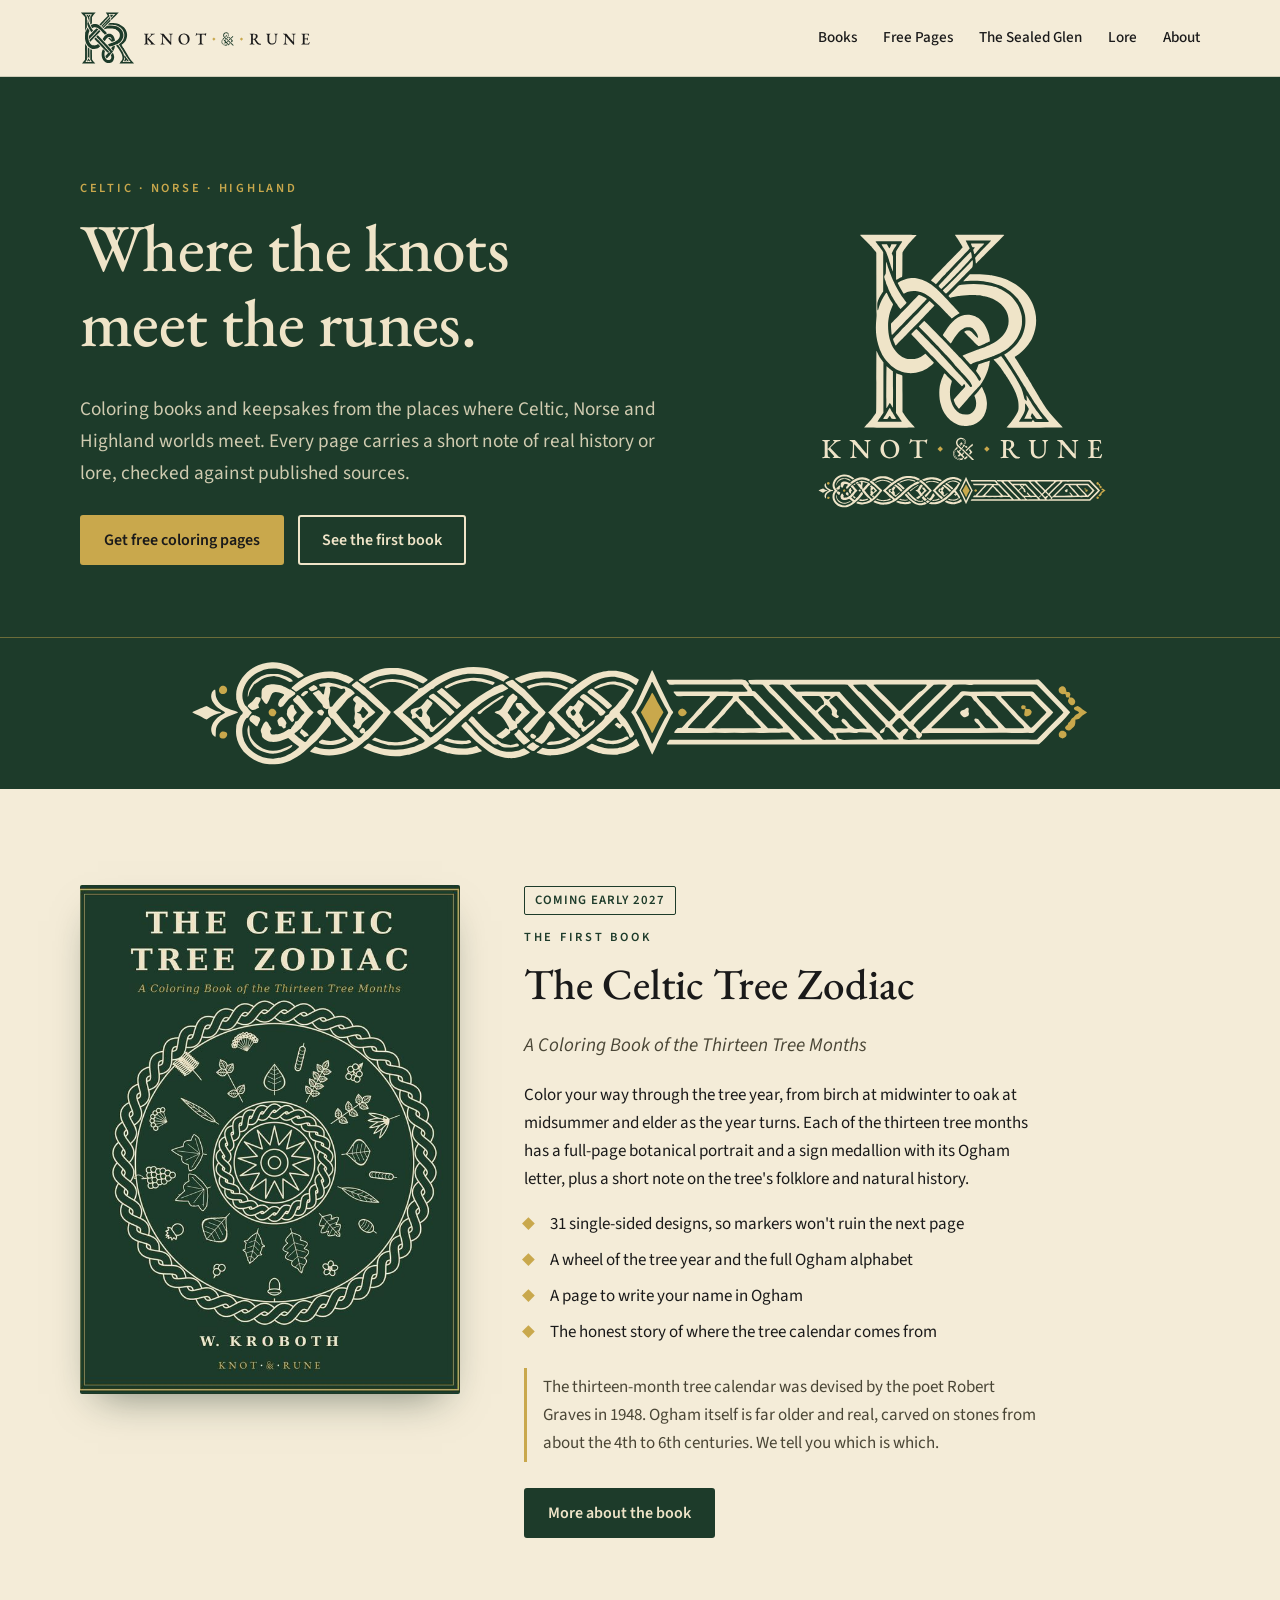
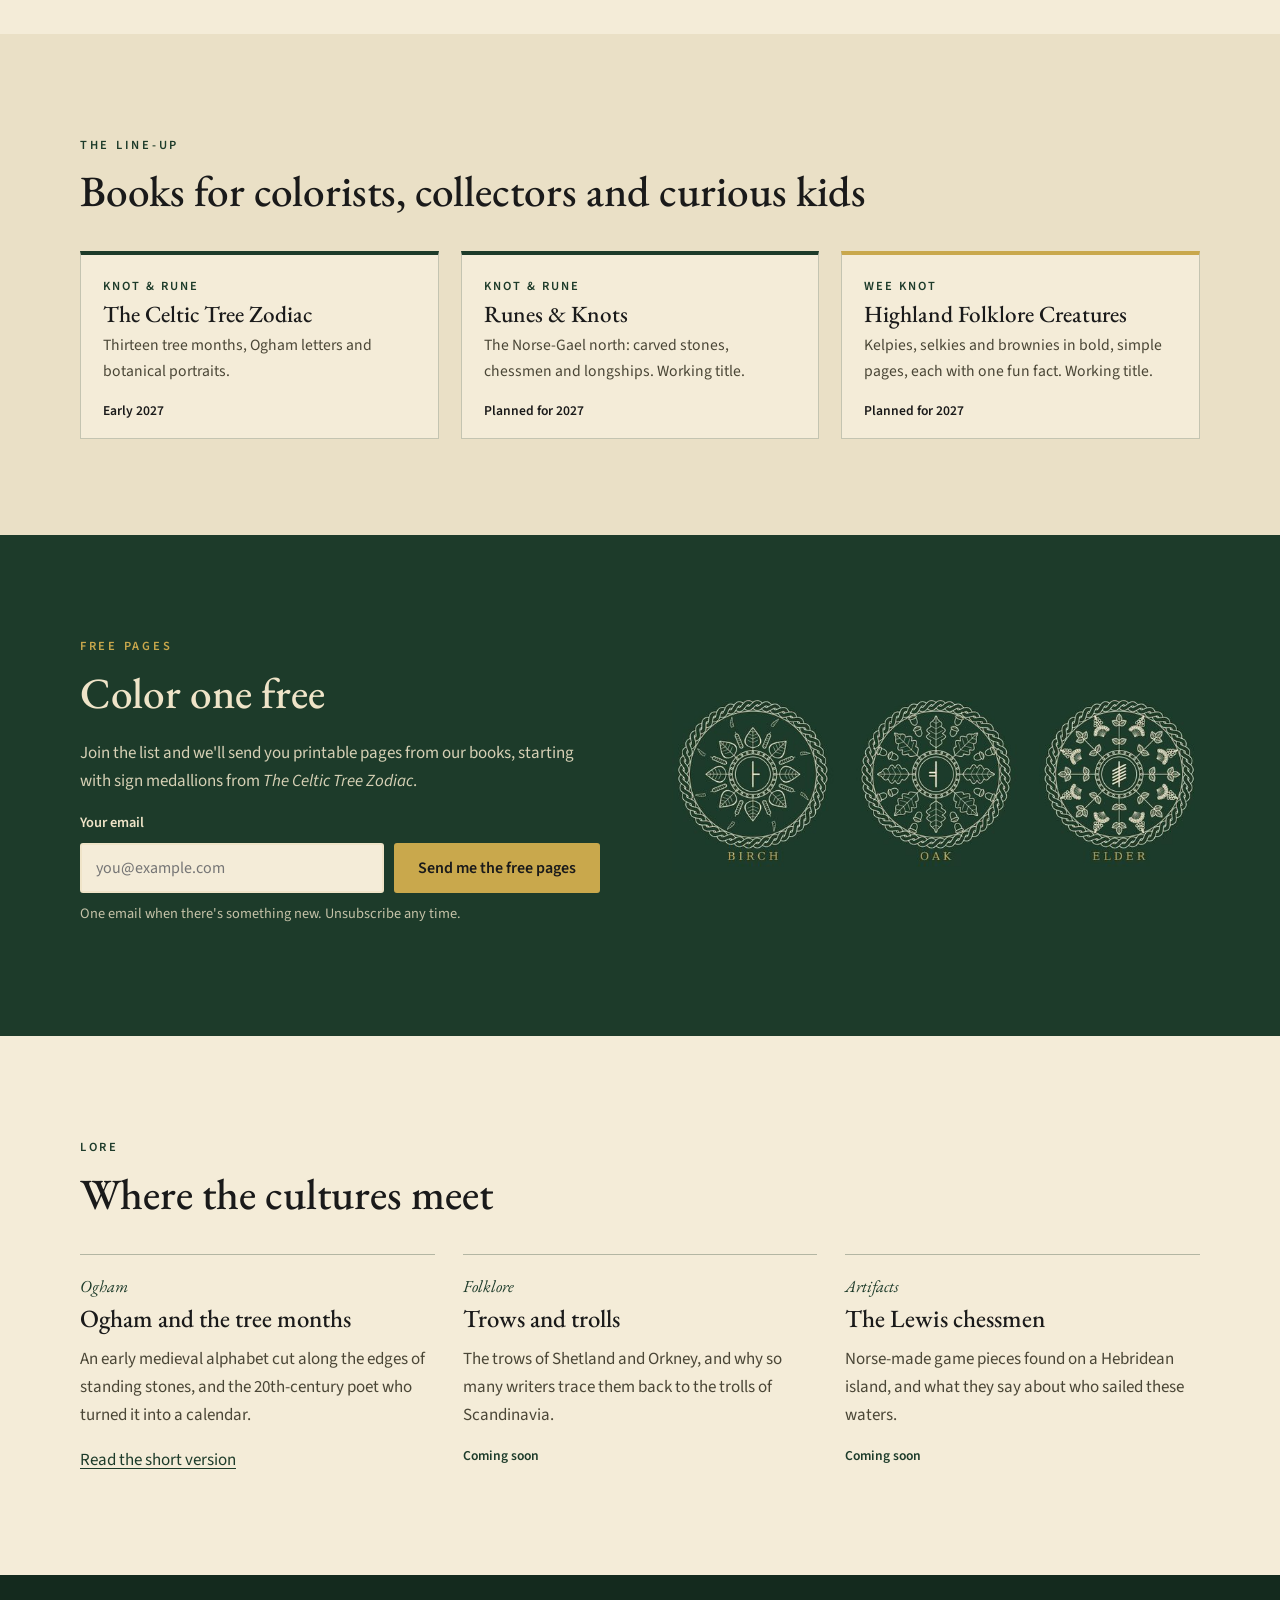
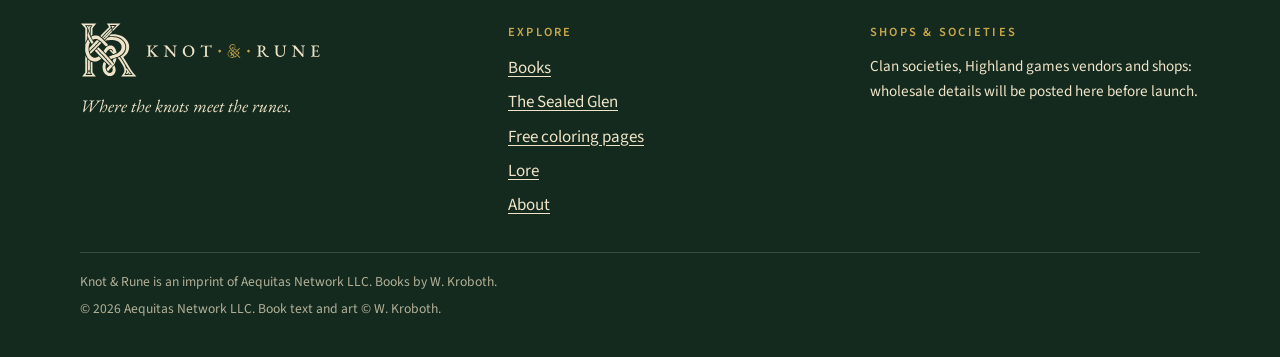
<file: index.html>
<!doctype html>
<html lang="en">
<head>
<meta charset="utf-8">
<meta name="viewport" content="width=device-width, initial-scale=1">
<title>Knot & Rune | Where the knots meet the runes</title>
<meta name="description" content="Coloring books and keepsakes from the places where Celtic, Norse and Highland worlds meet. Every page carries a short, sourced note of real history or lore.">
<meta property="og:title" content="Knot & Rune | Where the knots meet the runes">
<meta property="og:description" content="Coloring books and keepsakes from the places where Celtic, Norse and Highland worlds meet. Every page carries a short, sourced note of real history or lore.">
<meta property="og:type" content="website">
<meta property="og:image" content="https://www.knotandrune.com/assets/og-image.png">
<meta property="og:image:width" content="1200">
<meta property="og:image:height" content="630">
<meta property="og:image:alt" content="Knot &amp; Rune: Where the knots meet the runes">
<meta name="twitter:card" content="summary_large_image">
<link rel="canonical" href="https://www.knotandrune.com/">
<link rel="icon" href="favicon.ico" sizes="any">
<link rel="icon" href="assets/icon.svg" type="image/svg+xml">
<link rel="apple-touch-icon" href="assets/apple-touch-icon.png">
<meta name="theme-color" content="#1D3B2A">
<link rel="preconnect" href="https://fonts.googleapis.com"><link rel="preconnect" href="https://fonts.gstatic.com" crossorigin><link href="https://fonts.googleapis.com/css2?family=EB+Garamond:ital,wght@0,400;0,500;0,600;1,400&family=Source+Sans+3:wght@400;600&display=swap" rel="stylesheet">
<link rel="stylesheet" href="assets/styles.css">
</head>
<body>
<a class="skip" href="#main">Skip to content</a>
<header class="site-header">
  <div class="wrap">
    <a class="brand" href="index.html"><img src="assets/logo-horizontal.svg" alt="Knot &amp; Rune" width="230" height="44"></a>
    <button class="nav-toggle" aria-expanded="false" aria-controls="nav">Menu</button>
    <nav class="nav" id="nav"><a href="books.html">Books</a><a href="free-pages.html">Free Pages</a><a href="the-sealed-glen.html">The Sealed Glen</a><a href="lore.html">Lore</a><a href="about.html">About</a></nav>
  </div>
</header>
<main id="main">
<section class="hero on-dark">
  <div class="wrap hero-grid">
    <div>
      <span class="label">Celtic &middot; Norse &middot; Highland</span>
      <h1 class="display-xl">Where the knots meet the runes.</h1>
      <p class="lead">Coloring books and keepsakes from the places where Celtic, Norse and Highland worlds meet. Every page carries a short note of real history or lore, checked against published sources.</p>
      <div class="actions">
        <a class="btn" href="free-pages.html">Get free coloring pages</a>
        <a class="btn secondary" href="books.html">See the first book</a>
      </div>
    </div>
    <img class="hero-mark" src="assets/logo-full-reversed.svg" alt="Knot &amp; Rune logo: an interlaced K and R knot above the name and a knotwork knife" width="420" height="324">
  </div>
  <div class="hero-band">
    <div class="wrap"><img src="assets/band-reversed.svg" alt="" width="900" height="108"></div>
  </div>
</section>

<section class="section">
  <div class="wrap book-grid">
    <img class="book-cover" src="images/celtic-tree-zodiac-cover.jpg" alt="Cover of The Celtic Tree Zodiac: a knotwork ring of tree leaves and seeds in cream on deep green, by W. Kroboth" width="380" height="508">
    <div>
      <span class="status soon">Coming early 2027</span>
      <span class="label" style="display:block">The first book</span>
      <h2 class="display">The Celtic Tree Zodiac</h2>
      <p class="lead"><em>A Coloring Book of the Thirteen Tree Months</em></p>
      <p>Color your way through the tree year, from birch at midwinter to oak at midsummer and elder as the year turns. Each of the thirteen tree months has a full-page botanical portrait and a sign medallion with its Ogham letter, plus a short note on the tree's folklore and natural history.</p>
      <ul class="ticks">
        <li>31 single-sided designs, so markers won't ruin the next page</li>
        <li>A wheel of the tree year and the full Ogham alphabet</li>
        <li>A page to write your name in Ogham</li>
        <li>The honest story of where the tree calendar comes from</li>
      </ul>
      <p class="note">The thirteen-month tree calendar was devised by the poet Robert Graves in 1948. Ogham itself is far older and real, carved on stones from about the 4th to 6th centuries. We tell you which is which.</p>
      <div class="actions"><a class="btn" href="books.html">More about the book</a></div>
    </div>
  </div>
</section>

<section class="section alt">
  <div class="wrap">
    <div class="section-head">
      <span class="label">The line-up</span>
      <h2 class="display">Books for colorists, collectors and curious kids</h2>
    </div>
    <div class="lineup">
      <div class="title-card"><span class="line">Knot &amp; Rune</span><h3>The Celtic Tree Zodiac</h3><p>Thirteen tree months, Ogham letters and botanical portraits.</p><span class="when">Early 2027</span></div>
      <div class="title-card"><span class="line">Knot &amp; Rune</span><h3>Runes &amp; Knots</h3><p>The Norse-Gael north: carved stones, chessmen and longships. Working title.</p><span class="when">Planned for 2027</span></div>
      <div class="title-card kids"><span class="line">Wee Knot</span><h3>Highland Folklore Creatures</h3><p>Kelpies, selkies and brownies in bold, simple pages, each with one fun fact. Working title.</p><span class="when">Planned for 2027</span></div>
    </div>
  </div>
</section>

<section class="section signup on-dark" id="free">
  <div class="wrap signup-grid">
    <div>
      <span class="label" style="color:var(--gold)">Free pages</span>
      <h2 class="display">Color one free</h2>
      <p>Join the list and we'll send you printable pages from our books, starting with sign medallions from <em>The Celtic Tree Zodiac</em>.</p>
      <form class="signup-form" id="signup-index" action="https://docs.google.com/forms/d/e/1FAIpQLScdY_EC4-Mk2mtf2GYNGiBjrJjCQNTS5kVH1RhaqPq5ZFfNpQ/formResponse" method="POST" target="sink-signup-index" data-thanks="Thank you. Your free pages are on their way." novalidate>
  <div class="fields" style="display:contents">
    <label for="signup-index-email">Your email</label>
    <input type="email" id="signup-index-email" name="entry.1439010666" autocomplete="email" required placeholder="you@example.com">
    <button class="btn" type="submit">Send me the free pages</button>
  </div>
  <p class="form-msg" role="status" hidden></p>
</form><iframe name="sink-signup-index" title="Sign-up submission" hidden></iframe>
<p class="caption" style="color:inherit;opacity:.8;margin-top:.6rem">One email when there's something new. Unsubscribe any time.</p>
    </div>
    <img src="images/celtic-tree-zodiac-medallions.jpg" alt="Three knotwork sign medallions for birch, oak and elder, each with its Ogham letter" width="760" height="248">
  </div>
</section>

<section class="section">
  <div class="wrap">
    <div class="section-head">
      <span class="label">Lore</span>
      <h2 class="display">Where the cultures meet</h2>
    </div>
    <div class="lore-grid">
      <div class="lore"><p class="kicker">Ogham</p><h3>Ogham and the tree months</h3><p>An early medieval alphabet cut along the edges of standing stones, and the 20th-century poet who turned it into a calendar.</p><a href="lore.html#ogham">Read the short version</a></div>
      <div class="lore"><p class="kicker">Folklore</p><h3>Trows and trolls</h3><p>The trows of Shetland and Orkney, and why so many writers trace them back to the trolls of Scandinavia.</p><p class="soon">Coming soon</p></div>
      <div class="lore"><p class="kicker">Artifacts</p><h3>The Lewis chessmen</h3><p>Norse-made game pieces found on a Hebridean island, and what they say about who sailed these waters.</p><p class="soon">Coming soon</p></div>
    </div>
  </div>
</section>

</main>
<footer class="site-footer">
  <div class="wrap">
    <div class="footer-grid">
      <div>
        <img src="assets/logo-horizontal-reversed.svg" alt="Knot &amp; Rune" width="240" height="46">
        <p class="caption" style="color:inherit;margin-top:14px;font-style:italic;font-family:var(--display);font-size:1.1rem">Where the knots meet the runes.</p>
      </div>
      <div>
        <h4>Explore</h4>
        <ul><li><a href="books.html">Books</a></li><li><a href="the-sealed-glen.html">The Sealed Glen</a></li><li><a href="free-pages.html">Free coloring pages</a></li><li><a href="lore.html">Lore</a></li><li><a href="about.html">About</a></li></ul>
      </div>
      <div>
        <h4>Shops &amp; societies</h4>
        <p style="font-size:.95rem">Clan societies, Highland games vendors and shops: wholesale details will be posted here before launch.</p>
      </div>
    </div>
    <div class="legal">
      <p>Knot &amp; Rune is an imprint of Aequitas Network LLC. Books by W. Kroboth.</p>
      <p>&copy; 2026 Aequitas Network LLC. Book text and art &copy; W. Kroboth.</p>
    </div>
  </div>
</footer>
<script>
(function () {
  var t = document.querySelector('.nav-toggle'), n = document.getElementById('nav');
  if (t) t.addEventListener('click', function () { var o = n.classList.toggle('open'); t.setAttribute('aria-expanded', o); });
  document.querySelectorAll('form.signup-form').forEach(function (f) {
    f.addEventListener('submit', function (e) {
      var msg = f.querySelector('.form-msg'), email = f.querySelector('input[type="email"]');
      if (!email.value || !email.checkValidity()) { e.preventDefault(); msg.hidden = false; msg.textContent = 'Please enter a valid email address.'; email.focus(); return; }
      if (!f.getAttribute('action')) { e.preventDefault(); msg.hidden = false; msg.textContent = 'Sign-ups open soon. Please check back at launch.'; return; }
      setTimeout(function () { f.querySelector('.fields').hidden = true; msg.hidden = false; msg.textContent = f.dataset.thanks; }, 400);
    });
  });
})();
</script>
</body>
</html>
</file>
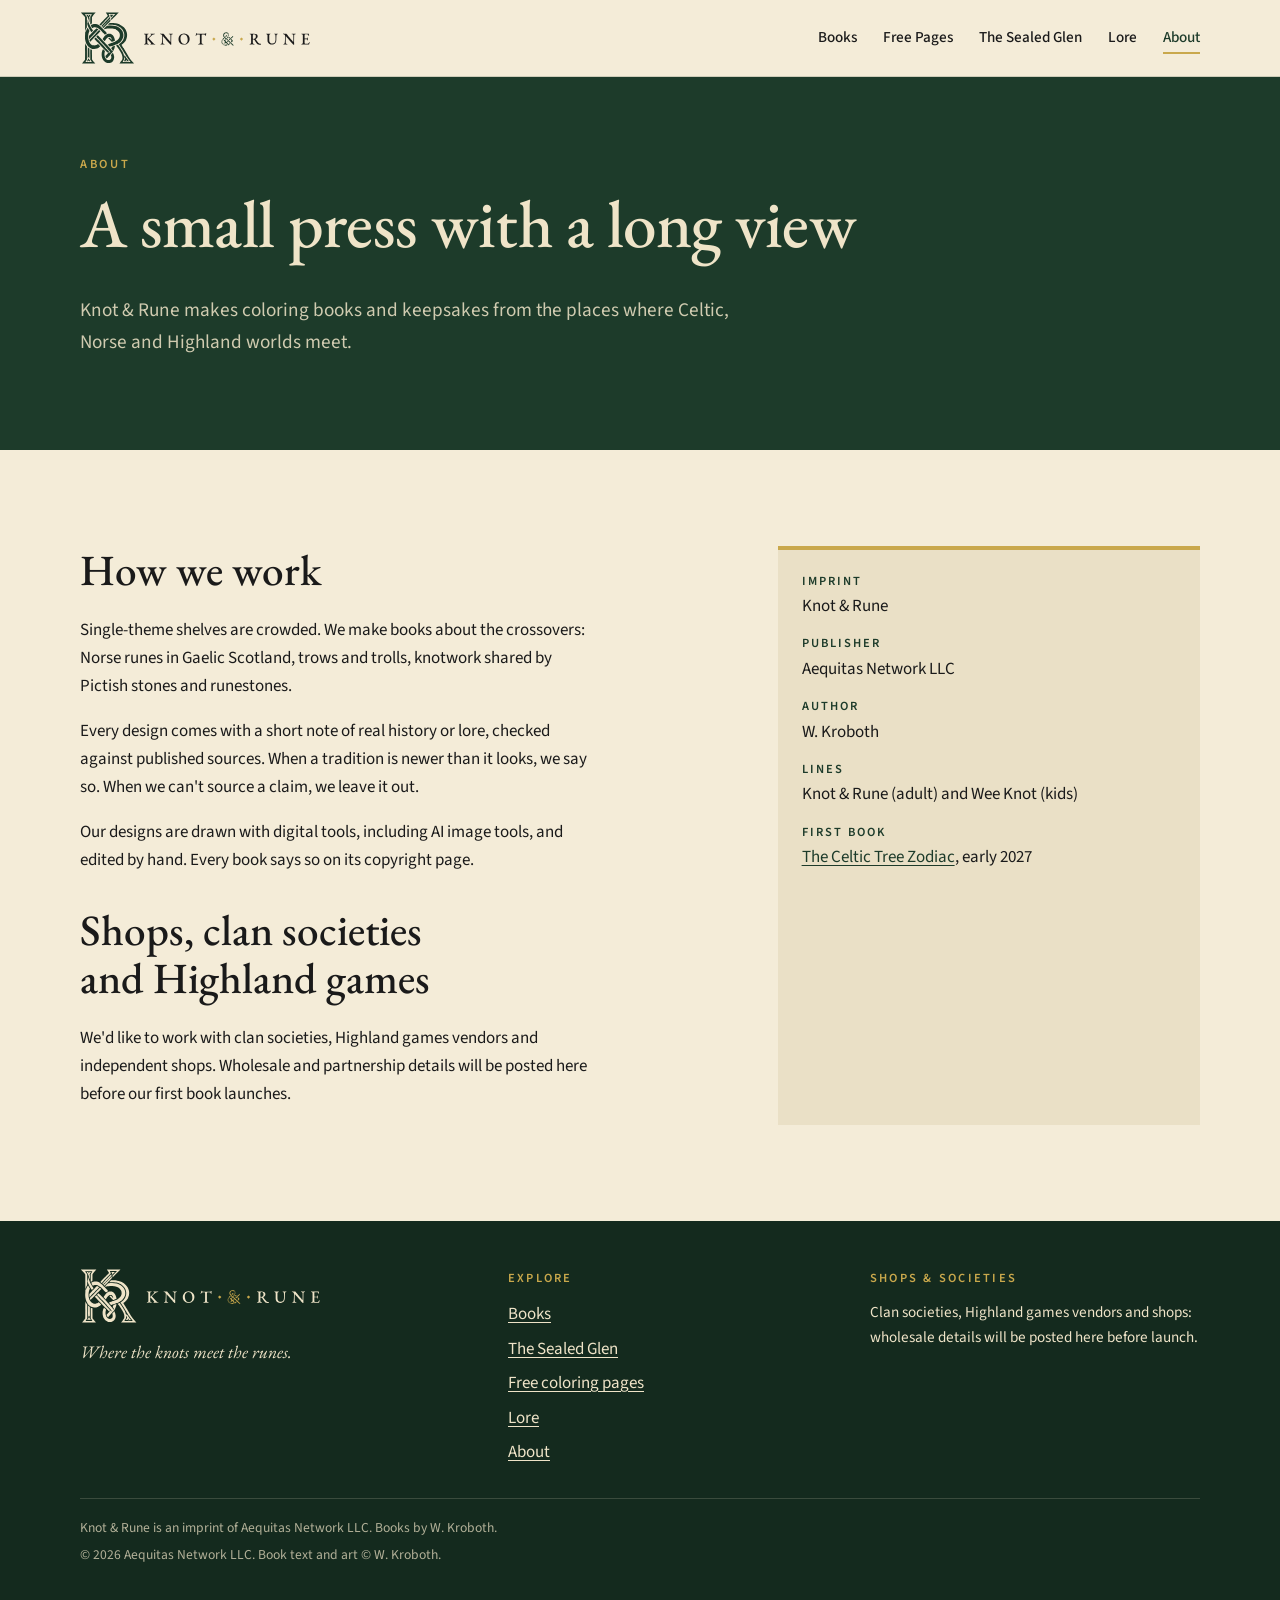
<file: about.html>
<!doctype html>
<html lang="en">
<head>
<meta charset="utf-8">
<meta name="viewport" content="width=device-width, initial-scale=1">
<title>About | Knot & Rune</title>
<meta name="description" content="Knot & Rune is a small publishing imprint of Aequitas Network LLC. Books by W. Kroboth.">
<meta property="og:title" content="About | Knot & Rune">
<meta property="og:description" content="Knot & Rune is a small publishing imprint of Aequitas Network LLC. Books by W. Kroboth.">
<meta property="og:type" content="website">
<meta property="og:image" content="https://www.knotandrune.com/assets/og-image.png">
<meta property="og:image:width" content="1200">
<meta property="og:image:height" content="630">
<meta property="og:image:alt" content="Knot &amp; Rune: Where the knots meet the runes">
<meta name="twitter:card" content="summary_large_image">
<link rel="canonical" href="https://www.knotandrune.com/about.html">
<link rel="icon" href="favicon.ico" sizes="any">
<link rel="icon" href="assets/icon.svg" type="image/svg+xml">
<link rel="apple-touch-icon" href="assets/apple-touch-icon.png">
<meta name="theme-color" content="#1D3B2A">
<link rel="preconnect" href="https://fonts.googleapis.com"><link rel="preconnect" href="https://fonts.gstatic.com" crossorigin><link href="https://fonts.googleapis.com/css2?family=EB+Garamond:ital,wght@0,400;0,500;0,600;1,400&family=Source+Sans+3:wght@400;600&display=swap" rel="stylesheet">
<link rel="stylesheet" href="assets/styles.css">
</head>
<body>
<a class="skip" href="#main">Skip to content</a>
<header class="site-header">
  <div class="wrap">
    <a class="brand" href="index.html"><img src="assets/logo-horizontal.svg" alt="Knot &amp; Rune" width="230" height="44"></a>
    <button class="nav-toggle" aria-expanded="false" aria-controls="nav">Menu</button>
    <nav class="nav" id="nav"><a href="books.html">Books</a><a href="free-pages.html">Free Pages</a><a href="the-sealed-glen.html">The Sealed Glen</a><a href="lore.html">Lore</a><a href="about.html" aria-current="page">About</a></nav>
  </div>
</header>
<main id="main">
<section class="page-head on-dark">
  <div class="wrap">
    <span class="label">About</span>
    <h1 class="display-xl">A small press with a long view</h1>
    <p class="lead">Knot &amp; Rune makes coloring books and keepsakes from the places where Celtic, Norse and Highland worlds meet.</p>
  </div>
</section>

<section class="section">
  <div class="wrap about-grid">
    <div>
      <h2 class="display">How we work</h2>
      <p>Single-theme shelves are crowded. We make books about the crossovers: Norse runes in Gaelic Scotland, trows and trolls, knotwork shared by Pictish stones and runestones.</p>
      <p>Every design comes with a short note of real history or lore, checked against published sources. When a tradition is newer than it looks, we say so. When we can't source a claim, we leave it out.</p>
      <p>Our designs are drawn with digital tools, including AI image tools, and edited by hand. Every book says so on its copyright page.</p>
      <h2 class="display" style="margin-top:2rem">Shops, clan societies and Highland games</h2>
      <p>We'd like to work with clan societies, Highland games vendors and independent shops. Wholesale and partnership details will be posted here before our first book launches.</p>
    </div>
    <aside class="facts">
      <dl>
        <div><dt>Imprint</dt><dd>Knot &amp; Rune</dd></div>
        <div><dt>Publisher</dt><dd>Aequitas Network LLC</dd></div>
        <div><dt>Author</dt><dd>W. Kroboth</dd></div>
        <div><dt>Lines</dt><dd>Knot &amp; Rune (adult) and Wee Knot (kids)</dd></div>
        <div><dt>First book</dt><dd><a href="books.html#celtic-tree-zodiac">The Celtic Tree Zodiac</a>, early 2027</dd></div>
      </dl>
    </aside>
  </div>
</section>

</main>
<footer class="site-footer">
  <div class="wrap">
    <div class="footer-grid">
      <div>
        <img src="assets/logo-horizontal-reversed.svg" alt="Knot &amp; Rune" width="240" height="46">
        <p class="caption" style="color:inherit;margin-top:14px;font-style:italic;font-family:var(--display);font-size:1.1rem">Where the knots meet the runes.</p>
      </div>
      <div>
        <h4>Explore</h4>
        <ul><li><a href="books.html">Books</a></li><li><a href="the-sealed-glen.html">The Sealed Glen</a></li><li><a href="free-pages.html">Free coloring pages</a></li><li><a href="lore.html">Lore</a></li><li><a href="about.html">About</a></li></ul>
      </div>
      <div>
        <h4>Shops &amp; societies</h4>
        <p style="font-size:.95rem">Clan societies, Highland games vendors and shops: wholesale details will be posted here before launch.</p>
      </div>
    </div>
    <div class="legal">
      <p>Knot &amp; Rune is an imprint of Aequitas Network LLC. Books by W. Kroboth.</p>
      <p>&copy; 2026 Aequitas Network LLC. Book text and art &copy; W. Kroboth.</p>
    </div>
  </div>
</footer>
<script>
(function () {
  var t = document.querySelector('.nav-toggle'), n = document.getElementById('nav');
  if (t) t.addEventListener('click', function () { var o = n.classList.toggle('open'); t.setAttribute('aria-expanded', o); });
  document.querySelectorAll('form.signup-form').forEach(function (f) {
    f.addEventListener('submit', function (e) {
      var msg = f.querySelector('.form-msg'), email = f.querySelector('input[type="email"]');
      if (!email.value || !email.checkValidity()) { e.preventDefault(); msg.hidden = false; msg.textContent = 'Please enter a valid email address.'; email.focus(); return; }
      if (!f.getAttribute('action')) { e.preventDefault(); msg.hidden = false; msg.textContent = 'Sign-ups open soon. Please check back at launch.'; return; }
      setTimeout(function () { f.querySelector('.fields').hidden = true; msg.hidden = false; msg.textContent = f.dataset.thanks; }, 400);
    });
  });
})();
</script>
</body>
</html>
</file>
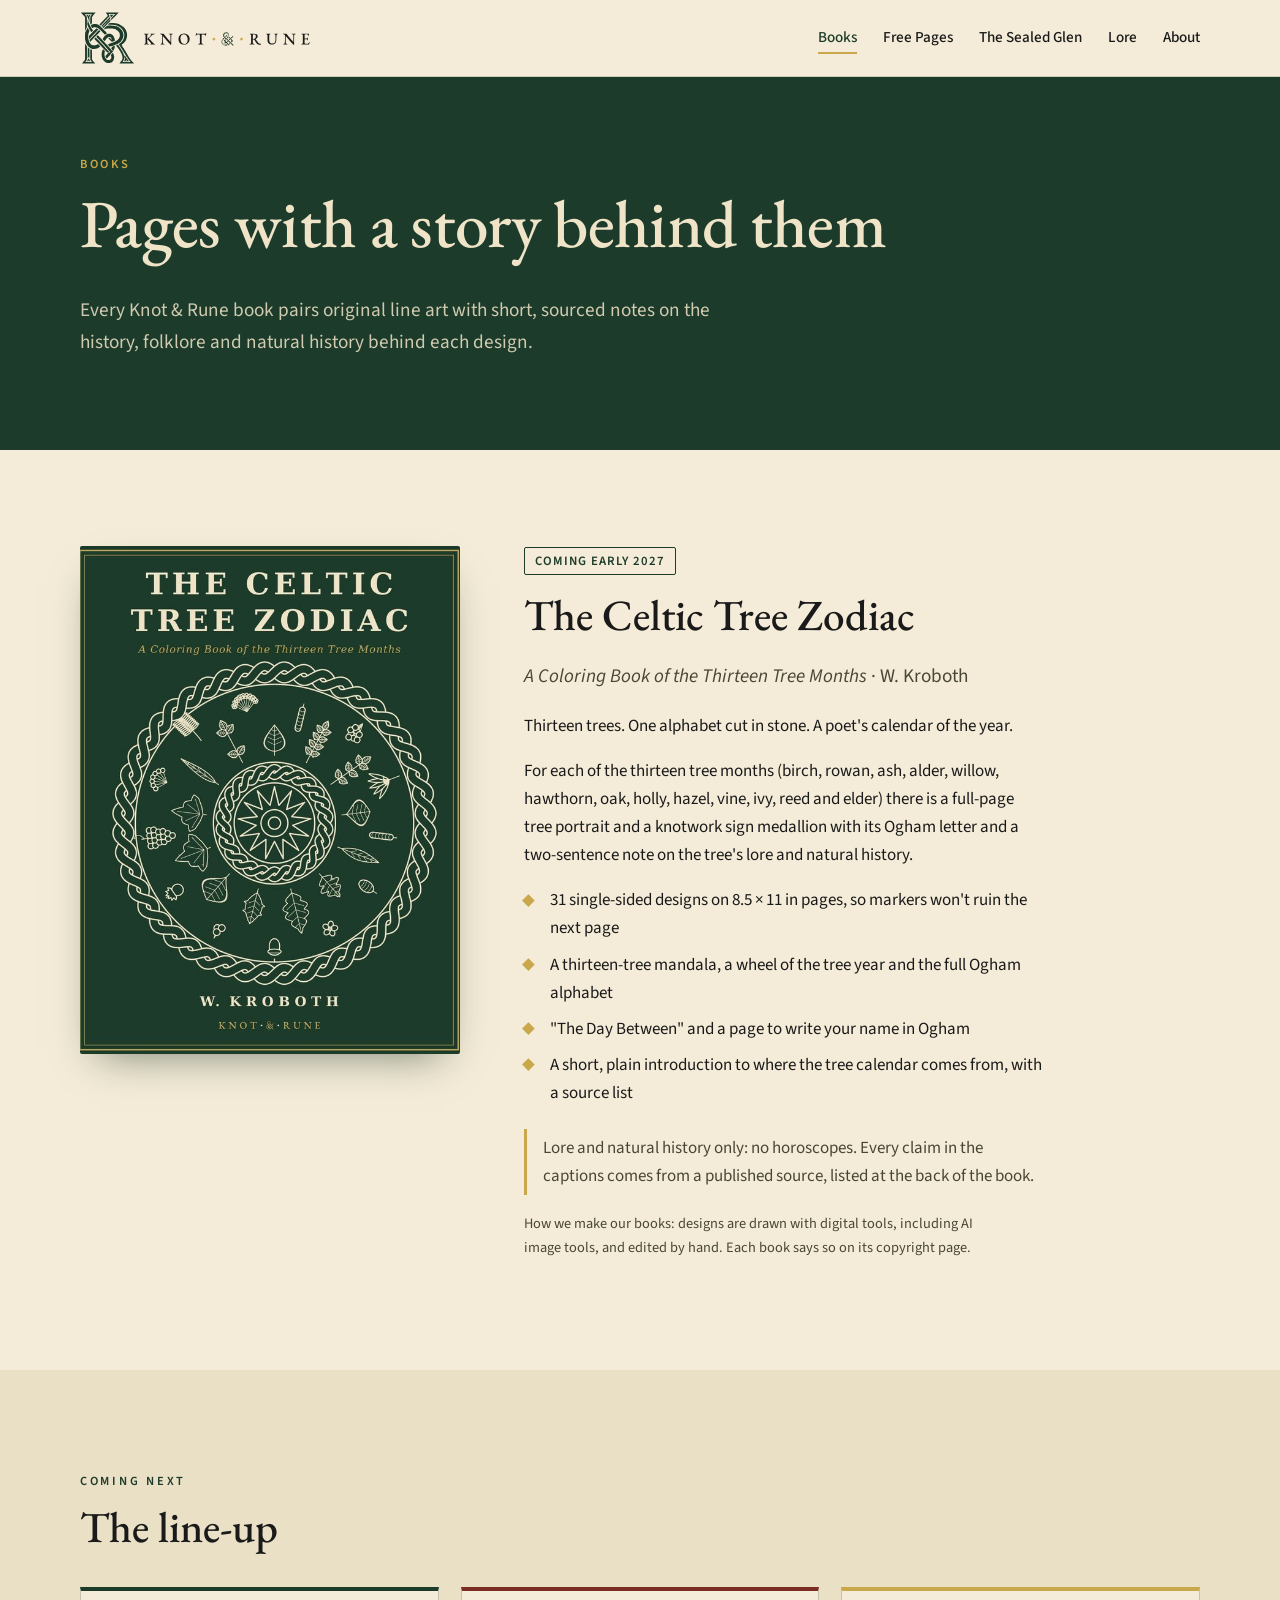
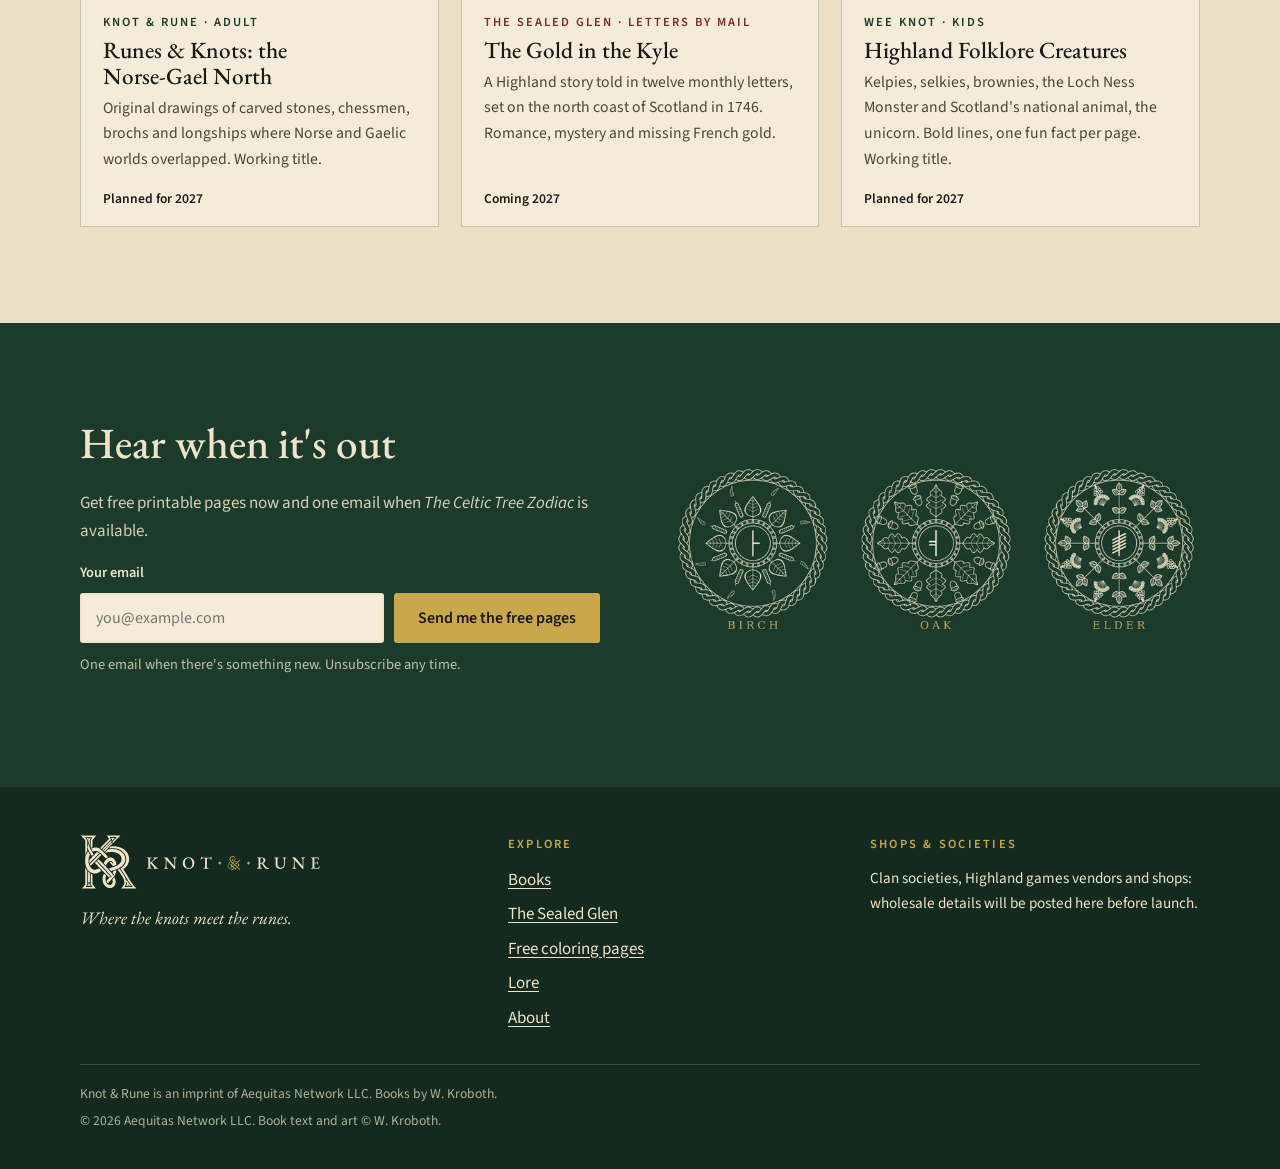
<file: books.html>
<!doctype html>
<html lang="en">
<head>
<meta charset="utf-8">
<meta name="viewport" content="width=device-width, initial-scale=1">
<title>Books | Knot & Rune</title>
<meta name="description" content="The Celtic Tree Zodiac and the Knot & Rune line-up of adult and Wee Knot coloring books.">
<meta property="og:title" content="Books | Knot & Rune">
<meta property="og:description" content="The Celtic Tree Zodiac and the Knot & Rune line-up of adult and Wee Knot coloring books.">
<meta property="og:type" content="website">
<meta property="og:image" content="https://www.knotandrune.com/assets/og-image.png">
<meta property="og:image:width" content="1200">
<meta property="og:image:height" content="630">
<meta property="og:image:alt" content="Knot &amp; Rune: Where the knots meet the runes">
<meta name="twitter:card" content="summary_large_image">
<link rel="canonical" href="https://www.knotandrune.com/books.html">
<link rel="icon" href="favicon.ico" sizes="any">
<link rel="icon" href="assets/icon.svg" type="image/svg+xml">
<link rel="apple-touch-icon" href="assets/apple-touch-icon.png">
<meta name="theme-color" content="#1D3B2A">
<link rel="preconnect" href="https://fonts.googleapis.com"><link rel="preconnect" href="https://fonts.gstatic.com" crossorigin><link href="https://fonts.googleapis.com/css2?family=EB+Garamond:ital,wght@0,400;0,500;0,600;1,400&family=Source+Sans+3:wght@400;600&display=swap" rel="stylesheet">
<link rel="stylesheet" href="assets/styles.css">
</head>
<body>
<a class="skip" href="#main">Skip to content</a>
<header class="site-header">
  <div class="wrap">
    <a class="brand" href="index.html"><img src="assets/logo-horizontal.svg" alt="Knot &amp; Rune" width="230" height="44"></a>
    <button class="nav-toggle" aria-expanded="false" aria-controls="nav">Menu</button>
    <nav class="nav" id="nav"><a href="books.html" aria-current="page">Books</a><a href="free-pages.html">Free Pages</a><a href="the-sealed-glen.html">The Sealed Glen</a><a href="lore.html">Lore</a><a href="about.html">About</a></nav>
  </div>
</header>
<main id="main">
<section class="page-head on-dark">
  <div class="wrap">
    <span class="label">Books</span>
    <h1 class="display-xl">Pages with a story behind them</h1>
    <p class="lead">Every Knot &amp; Rune book pairs original line art with short, sourced notes on the history, folklore and natural history behind each design.</p>
  </div>
</section>

<section class="section" id="celtic-tree-zodiac">
  <div class="wrap book-grid">
    <img class="book-cover" src="images/celtic-tree-zodiac-cover.jpg" alt="Cover of The Celtic Tree Zodiac: a knotwork ring of tree leaves and seeds in cream on deep green, by W. Kroboth" width="380" height="508">
    <div>
      <span class="status soon">Coming early 2027</span>
      <h2 class="display">The Celtic Tree Zodiac</h2>
      <p class="lead"><em>A Coloring Book of the Thirteen Tree Months</em> &middot; W. Kroboth</p>
      <p>Thirteen trees. One alphabet cut in stone. A poet's calendar of the year.</p>
      <p>For each of the thirteen tree months (birch, rowan, ash, alder, willow, hawthorn, oak, holly, hazel, vine, ivy, reed and elder) there is a full-page tree portrait and a knotwork sign medallion with its Ogham letter and a two-sentence note on the tree's lore and natural history.</p>
      <ul class="ticks">
        <li>31 single-sided designs on 8.5 &times; 11 in pages, so markers won't ruin the next page</li>
        <li>A thirteen-tree mandala, a wheel of the tree year and the full Ogham alphabet</li>
        <li>"The Day Between" and a page to write your name in Ogham</li>
        <li>A short, plain introduction to where the tree calendar comes from, with a source list</li>
      </ul>
      <p class="note">Lore and natural history only: no horoscopes. Every claim in the captions comes from a published source, listed at the back of the book.</p>
      <p class="caption">How we make our books: designs are drawn with digital tools, including AI image tools, and edited by hand. Each book says so on its copyright page.</p>
    </div>
  </div>
</section>

<section class="section alt">
  <div class="wrap">
    <div class="section-head">
      <span class="label">Coming next</span>
      <h2 class="display">The line-up</h2>
    </div>
    <div class="lineup">
      <div class="title-card"><span class="line">Knot &amp; Rune &middot; Adult</span><h3>Runes &amp; Knots: the Norse-Gael North</h3><p>Original drawings of carved stones, chessmen, brochs and longships where Norse and Gaelic worlds overlapped. Working title.</p><span class="when">Planned for 2027</span></div>
      <div class="title-card sg"><span class="line">The Sealed Glen &middot; Letters by mail</span><h3><a href="the-sealed-glen.html">The Gold in the Kyle</a></h3><p>A Highland story told in twelve monthly letters, set on the north coast of Scotland in 1746. Romance, mystery and missing French gold.</p><span class="when">Coming 2027</span></div>
      <div class="title-card kids"><span class="line">Wee Knot &middot; Kids</span><h3>Highland Folklore Creatures</h3><p>Kelpies, selkies, brownies, the Loch Ness Monster and Scotland's national animal, the unicorn. Bold lines, one fun fact per page. Working title.</p><span class="when">Planned for 2027</span></div>
    </div>
  </div>
</section>

<section class="section signup on-dark">
  <div class="wrap signup-grid">
    <div>
      <h2 class="display">Hear when it's out</h2>
      <p>Get free printable pages now and one email when <em>The Celtic Tree Zodiac</em> is available.</p>
      <form class="signup-form" id="signup-books" action="https://docs.google.com/forms/d/e/1FAIpQLScdY_EC4-Mk2mtf2GYNGiBjrJjCQNTS5kVH1RhaqPq5ZFfNpQ/formResponse" method="POST" target="sink-signup-books" data-thanks="Thank you. Your free pages are on their way." novalidate>
  <div class="fields" style="display:contents">
    <label for="signup-books-email">Your email</label>
    <input type="email" id="signup-books-email" name="entry.1439010666" autocomplete="email" required placeholder="you@example.com">
    <button class="btn" type="submit">Send me the free pages</button>
  </div>
  <p class="form-msg" role="status" hidden></p>
</form><iframe name="sink-signup-books" title="Sign-up submission" hidden></iframe>
<p class="caption" style="color:inherit;opacity:.8;margin-top:.6rem">One email when there's something new. Unsubscribe any time.</p>
    </div>
    <img src="images/celtic-tree-zodiac-medallions.jpg" alt="Three knotwork sign medallions for birch, oak and elder, each with its Ogham letter" width="760" height="248">
  </div>
</section>

</main>
<footer class="site-footer">
  <div class="wrap">
    <div class="footer-grid">
      <div>
        <img src="assets/logo-horizontal-reversed.svg" alt="Knot &amp; Rune" width="240" height="46">
        <p class="caption" style="color:inherit;margin-top:14px;font-style:italic;font-family:var(--display);font-size:1.1rem">Where the knots meet the runes.</p>
      </div>
      <div>
        <h4>Explore</h4>
        <ul><li><a href="books.html">Books</a></li><li><a href="the-sealed-glen.html">The Sealed Glen</a></li><li><a href="free-pages.html">Free coloring pages</a></li><li><a href="lore.html">Lore</a></li><li><a href="about.html">About</a></li></ul>
      </div>
      <div>
        <h4>Shops &amp; societies</h4>
        <p style="font-size:.95rem">Clan societies, Highland games vendors and shops: wholesale details will be posted here before launch.</p>
      </div>
    </div>
    <div class="legal">
      <p>Knot &amp; Rune is an imprint of Aequitas Network LLC. Books by W. Kroboth.</p>
      <p>&copy; 2026 Aequitas Network LLC. Book text and art &copy; W. Kroboth.</p>
    </div>
  </div>
</footer>
<script>
(function () {
  var t = document.querySelector('.nav-toggle'), n = document.getElementById('nav');
  if (t) t.addEventListener('click', function () { var o = n.classList.toggle('open'); t.setAttribute('aria-expanded', o); });
  document.querySelectorAll('form.signup-form').forEach(function (f) {
    f.addEventListener('submit', function (e) {
      var msg = f.querySelector('.form-msg'), email = f.querySelector('input[type="email"]');
      if (!email.value || !email.checkValidity()) { e.preventDefault(); msg.hidden = false; msg.textContent = 'Please enter a valid email address.'; email.focus(); return; }
      if (!f.getAttribute('action')) { e.preventDefault(); msg.hidden = false; msg.textContent = 'Sign-ups open soon. Please check back at launch.'; return; }
      setTimeout(function () { f.querySelector('.fields').hidden = true; msg.hidden = false; msg.textContent = f.dataset.thanks; }, 400);
    });
  });
})();
</script>
</body>
</html>
</file>
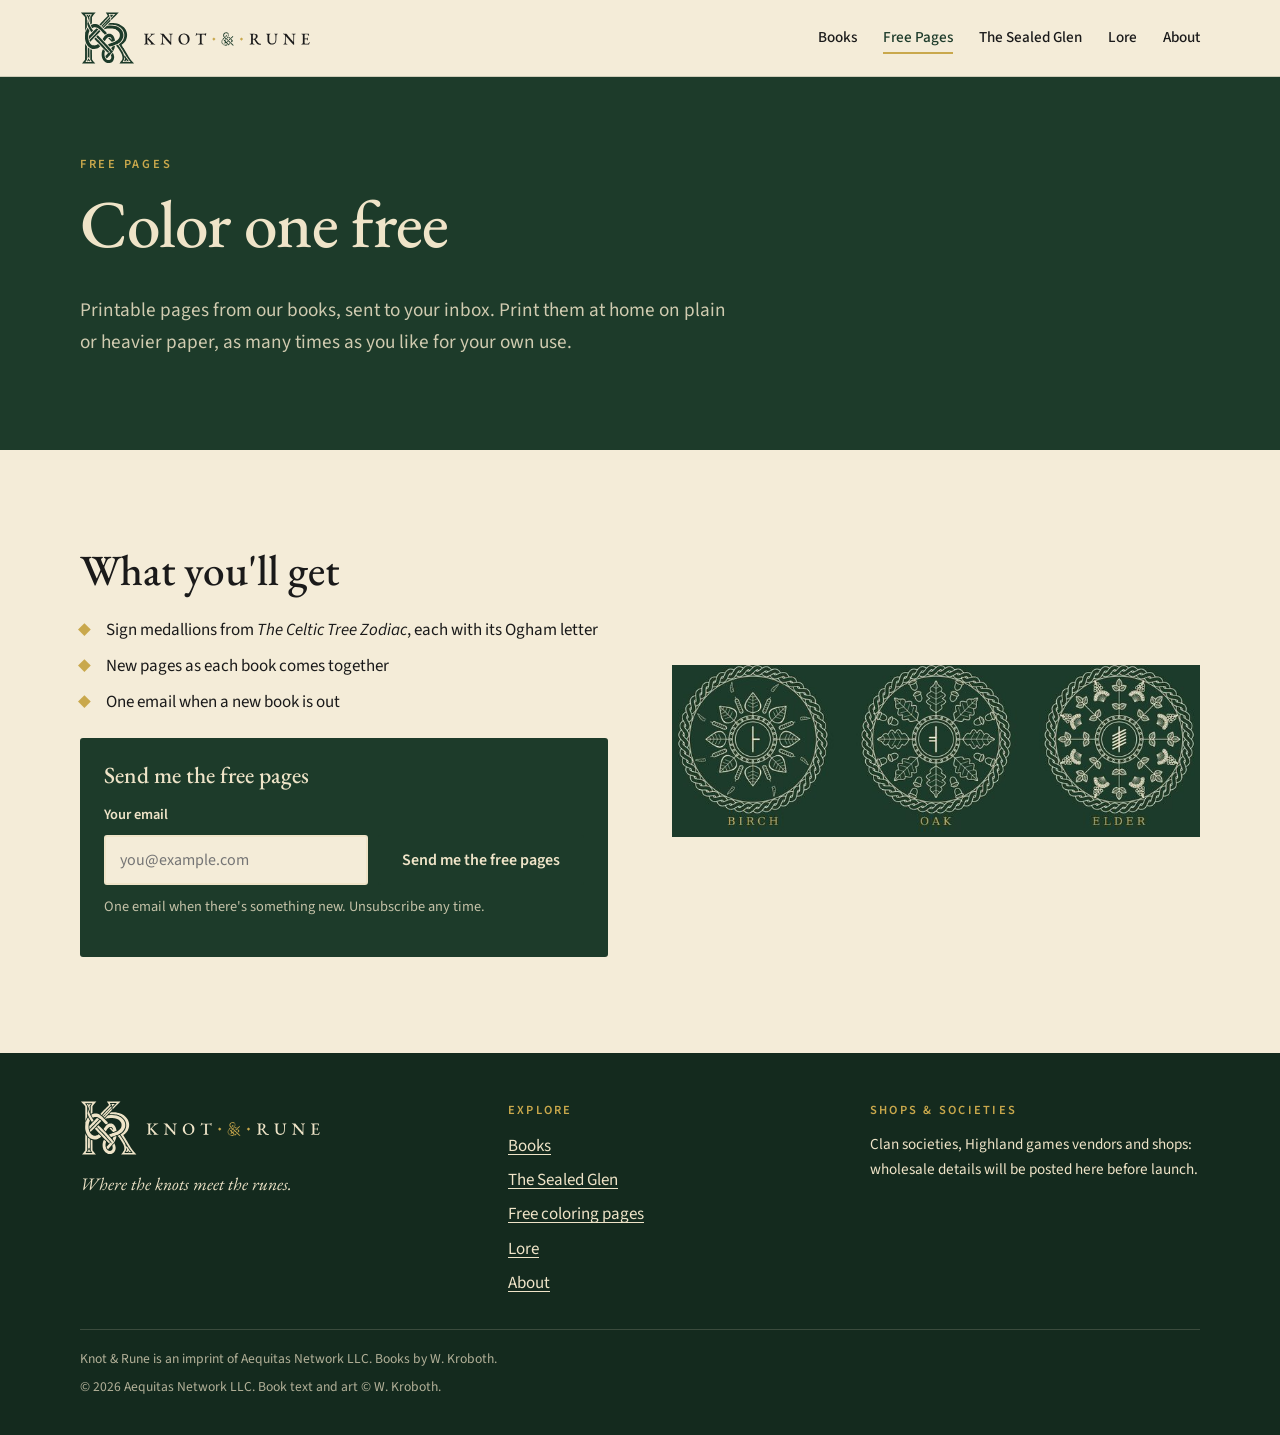
<file: free-pages.html>
<!doctype html>
<html lang="en">
<head>
<meta charset="utf-8">
<meta name="viewport" content="width=device-width, initial-scale=1">
<title>Free Coloring Pages | Knot & Rune</title>
<meta name="description" content="Free printable coloring pages from Knot & Rune books, sent by email.">
<meta property="og:title" content="Free Coloring Pages | Knot & Rune">
<meta property="og:description" content="Free printable coloring pages from Knot & Rune books, sent by email.">
<meta property="og:type" content="website">
<meta property="og:image" content="https://www.knotandrune.com/assets/og-image.png">
<meta property="og:image:width" content="1200">
<meta property="og:image:height" content="630">
<meta property="og:image:alt" content="Knot &amp; Rune: Where the knots meet the runes">
<meta name="twitter:card" content="summary_large_image">
<link rel="canonical" href="https://www.knotandrune.com/free-pages.html">
<link rel="icon" href="favicon.ico" sizes="any">
<link rel="icon" href="assets/icon.svg" type="image/svg+xml">
<link rel="apple-touch-icon" href="assets/apple-touch-icon.png">
<meta name="theme-color" content="#1D3B2A">
<link rel="preconnect" href="https://fonts.googleapis.com"><link rel="preconnect" href="https://fonts.gstatic.com" crossorigin><link href="https://fonts.googleapis.com/css2?family=EB+Garamond:ital,wght@0,400;0,500;0,600;1,400&family=Source+Sans+3:wght@400;600&display=swap" rel="stylesheet">
<link rel="stylesheet" href="assets/styles.css">
</head>
<body>
<a class="skip" href="#main">Skip to content</a>
<header class="site-header">
  <div class="wrap">
    <a class="brand" href="index.html"><img src="assets/logo-horizontal.svg" alt="Knot &amp; Rune" width="230" height="44"></a>
    <button class="nav-toggle" aria-expanded="false" aria-controls="nav">Menu</button>
    <nav class="nav" id="nav"><a href="books.html">Books</a><a href="free-pages.html" aria-current="page">Free Pages</a><a href="the-sealed-glen.html">The Sealed Glen</a><a href="lore.html">Lore</a><a href="about.html">About</a></nav>
  </div>
</header>
<main id="main">
<section class="page-head on-dark">
  <div class="wrap">
    <span class="label">Free pages</span>
    <h1 class="display-xl">Color one free</h1>
    <p class="lead">Printable pages from our books, sent to your inbox. Print them at home on plain or heavier paper, as many times as you like for your own use.</p>
  </div>
</section>

<section class="section">
  <div class="wrap signup-grid" style="color:var(--ink)">
    <div>
      <h2 class="display">What you'll get</h2>
      <ul class="ticks">
        <li>Sign medallions from <em>The Celtic Tree Zodiac</em>, each with its Ogham letter</li>
        <li>New pages as each book comes together</li>
        <li>One email when a new book is out</li>
      </ul>
      <div class="signup" style="padding:24px;border-radius:3px;margin-top:1.4rem">
        <h3 style="color:var(--cream)">Send me the free pages</h3>
        <form class="signup-form" id="signup-free-pages" action="https://docs.google.com/forms/d/e/1FAIpQLScdY_EC4-Mk2mtf2GYNGiBjrJjCQNTS5kVH1RhaqPq5ZFfNpQ/formResponse" method="POST" target="sink-signup-free-pages" data-thanks="Thank you. Your free pages are on their way." novalidate>
  <div class="fields" style="display:contents">
    <label for="signup-free-pages-email">Your email</label>
    <input type="email" id="signup-free-pages-email" name="entry.1439010666" autocomplete="email" required placeholder="you@example.com">
    <button class="btn" type="submit">Send me the free pages</button>
  </div>
  <p class="form-msg" role="status" hidden></p>
</form><iframe name="sink-signup-free-pages" title="Sign-up submission" hidden></iframe>
<p class="caption" style="color:inherit;opacity:.8;margin-top:.6rem">One email when there's something new. Unsubscribe any time.</p>
      </div>
    </div>
    <img src="images/celtic-tree-zodiac-medallions.jpg" alt="Three knotwork sign medallions for birch, oak and elder, each with its Ogham letter" width="760" height="248">
  </div>
</section>

</main>
<footer class="site-footer">
  <div class="wrap">
    <div class="footer-grid">
      <div>
        <img src="assets/logo-horizontal-reversed.svg" alt="Knot &amp; Rune" width="240" height="46">
        <p class="caption" style="color:inherit;margin-top:14px;font-style:italic;font-family:var(--display);font-size:1.1rem">Where the knots meet the runes.</p>
      </div>
      <div>
        <h4>Explore</h4>
        <ul><li><a href="books.html">Books</a></li><li><a href="the-sealed-glen.html">The Sealed Glen</a></li><li><a href="free-pages.html">Free coloring pages</a></li><li><a href="lore.html">Lore</a></li><li><a href="about.html">About</a></li></ul>
      </div>
      <div>
        <h4>Shops &amp; societies</h4>
        <p style="font-size:.95rem">Clan societies, Highland games vendors and shops: wholesale details will be posted here before launch.</p>
      </div>
    </div>
    <div class="legal">
      <p>Knot &amp; Rune is an imprint of Aequitas Network LLC. Books by W. Kroboth.</p>
      <p>&copy; 2026 Aequitas Network LLC. Book text and art &copy; W. Kroboth.</p>
    </div>
  </div>
</footer>
<script>
(function () {
  var t = document.querySelector('.nav-toggle'), n = document.getElementById('nav');
  if (t) t.addEventListener('click', function () { var o = n.classList.toggle('open'); t.setAttribute('aria-expanded', o); });
  document.querySelectorAll('form.signup-form').forEach(function (f) {
    f.addEventListener('submit', function (e) {
      var msg = f.querySelector('.form-msg'), email = f.querySelector('input[type="email"]');
      if (!email.value || !email.checkValidity()) { e.preventDefault(); msg.hidden = false; msg.textContent = 'Please enter a valid email address.'; email.focus(); return; }
      if (!f.getAttribute('action')) { e.preventDefault(); msg.hidden = false; msg.textContent = 'Sign-ups open soon. Please check back at launch.'; return; }
      setTimeout(function () { f.querySelector('.fields').hidden = true; msg.hidden = false; msg.textContent = f.dataset.thanks; }, 400);
    });
  });
})();
</script>
</body>
</html>
</file>
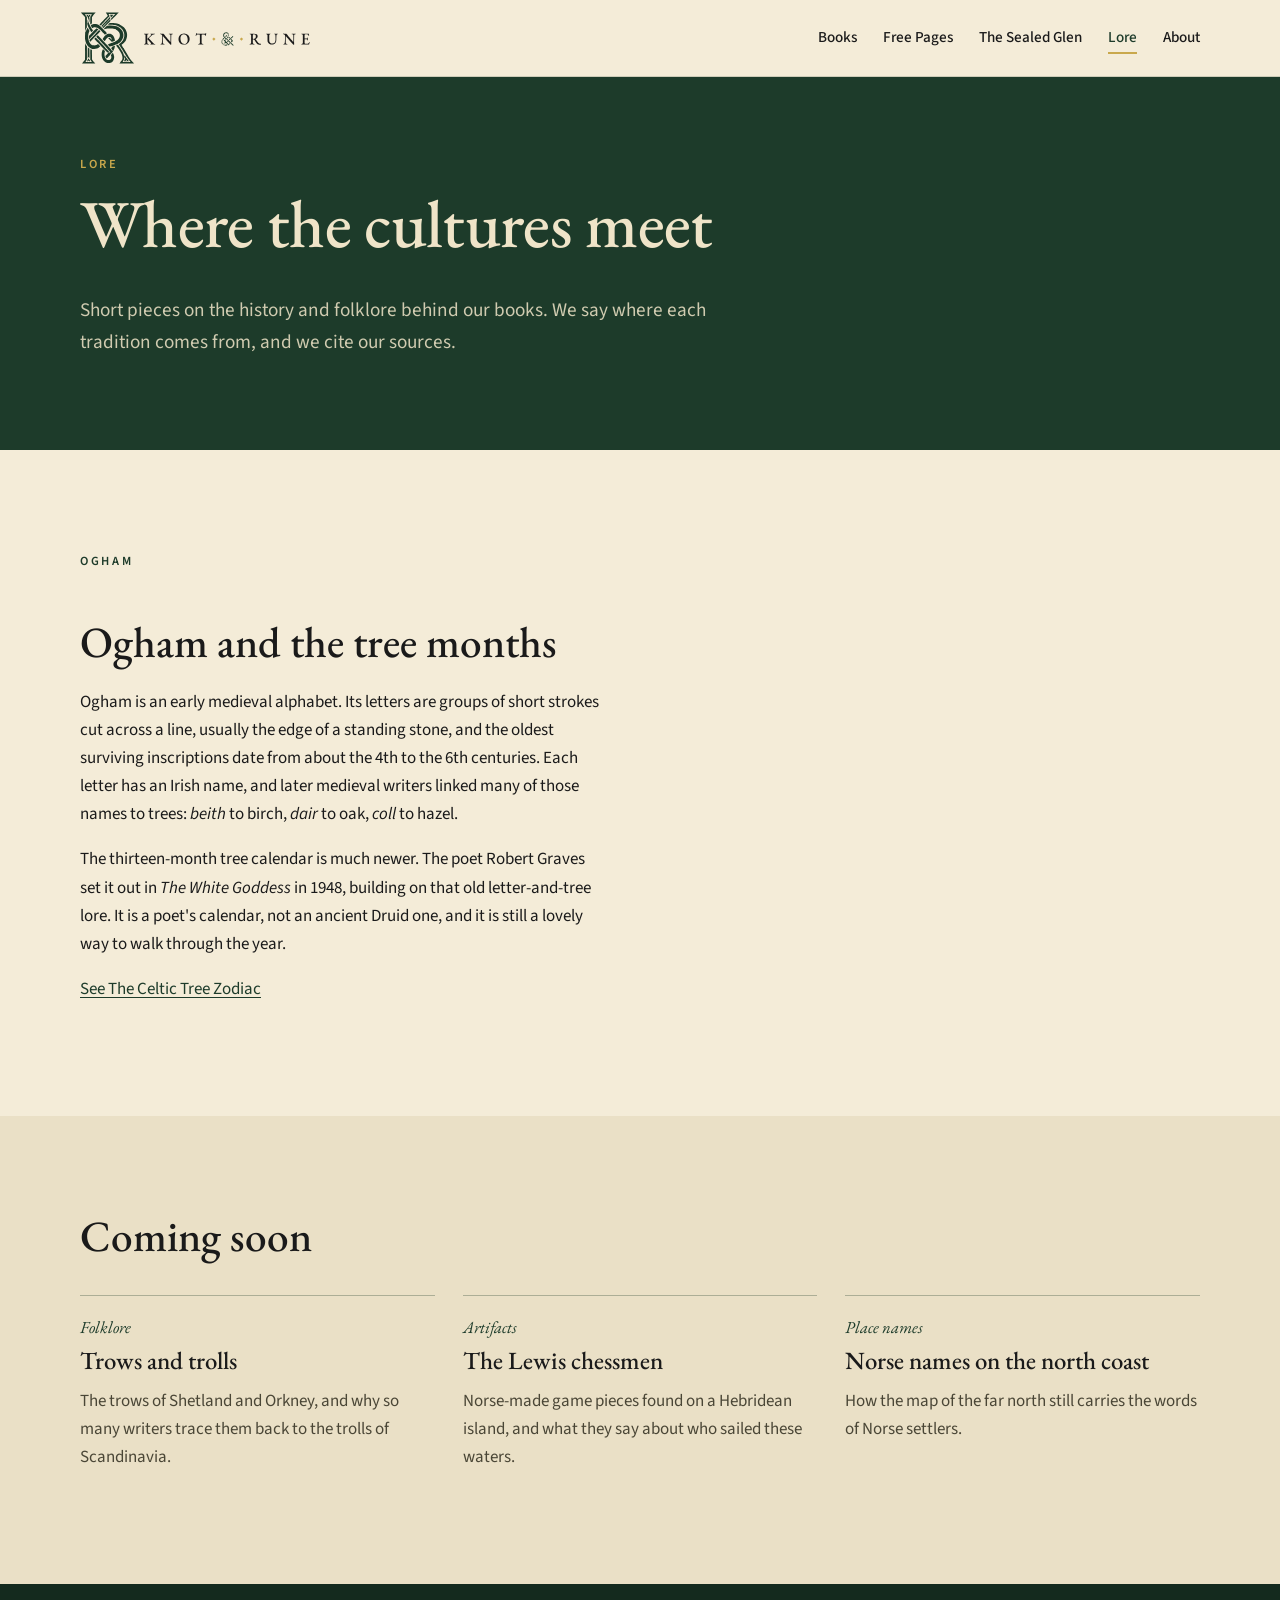
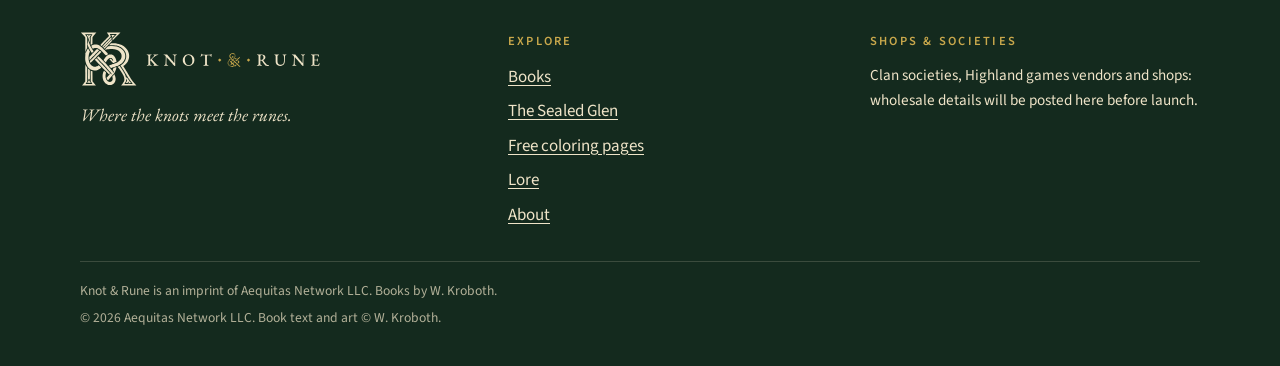
<file: lore.html>
<!doctype html>
<html lang="en">
<head>
<meta charset="utf-8">
<meta name="viewport" content="width=device-width, initial-scale=1">
<title>Lore | Knot & Rune</title>
<meta name="description" content="Short, sourced pieces on Ogham, the tree calendar and the Norse-Gael north.">
<meta property="og:title" content="Lore | Knot & Rune">
<meta property="og:description" content="Short, sourced pieces on Ogham, the tree calendar and the Norse-Gael north.">
<meta property="og:type" content="website">
<meta property="og:image" content="https://www.knotandrune.com/assets/og-image.png">
<meta property="og:image:width" content="1200">
<meta property="og:image:height" content="630">
<meta property="og:image:alt" content="Knot &amp; Rune: Where the knots meet the runes">
<meta name="twitter:card" content="summary_large_image">
<link rel="canonical" href="https://www.knotandrune.com/lore.html">
<link rel="icon" href="favicon.ico" sizes="any">
<link rel="icon" href="assets/icon.svg" type="image/svg+xml">
<link rel="apple-touch-icon" href="assets/apple-touch-icon.png">
<meta name="theme-color" content="#1D3B2A">
<link rel="preconnect" href="https://fonts.googleapis.com"><link rel="preconnect" href="https://fonts.gstatic.com" crossorigin><link href="https://fonts.googleapis.com/css2?family=EB+Garamond:ital,wght@0,400;0,500;0,600;1,400&family=Source+Sans+3:wght@400;600&display=swap" rel="stylesheet">
<link rel="stylesheet" href="assets/styles.css">
</head>
<body>
<a class="skip" href="#main">Skip to content</a>
<header class="site-header">
  <div class="wrap">
    <a class="brand" href="index.html"><img src="assets/logo-horizontal.svg" alt="Knot &amp; Rune" width="230" height="44"></a>
    <button class="nav-toggle" aria-expanded="false" aria-controls="nav">Menu</button>
    <nav class="nav" id="nav"><a href="books.html">Books</a><a href="free-pages.html">Free Pages</a><a href="the-sealed-glen.html">The Sealed Glen</a><a href="lore.html" aria-current="page">Lore</a><a href="about.html">About</a></nav>
  </div>
</header>
<main id="main">
<section class="page-head on-dark">
  <div class="wrap">
    <span class="label">Lore</span>
    <h1 class="display-xl">Where the cultures meet</h1>
    <p class="lead">Short pieces on the history and folklore behind our books. We say where each tradition comes from, and we cite our sources.</p>
  </div>
</section>

<section class="section" id="ogham">
  <div class="wrap">
    <article class="essay">
      <p class="label">Ogham</p>
      <h2 class="display">Ogham and the tree months</h2>
      <p>Ogham is an early medieval alphabet. Its letters are groups of short strokes cut across a line, usually the edge of a standing stone, and the oldest surviving inscriptions date from about the 4th to the 6th centuries. Each letter has an Irish name, and later medieval writers linked many of those names to trees: <em>beith</em> to birch, <em>dair</em> to oak, <em>coll</em> to hazel.</p>
      <p>The thirteen-month tree calendar is much newer. The poet Robert Graves set it out in <em>The White Goddess</em> in 1948, building on that old letter-and-tree lore. It is a poet's calendar, not an ancient Druid one, and it is still a lovely way to walk through the year.</p>
      <p><a href="books.html#celtic-tree-zodiac">See The Celtic Tree Zodiac</a></p>
    </article>
  </div>
</section>

<section class="section alt">
  <div class="wrap">
    <div class="section-head"><h2 class="display">Coming soon</h2></div>
    <div class="lore-grid">
      <div class="lore"><p class="kicker">Folklore</p><h3>Trows and trolls</h3><p>The trows of Shetland and Orkney, and why so many writers trace them back to the trolls of Scandinavia.</p></div>
      <div class="lore"><p class="kicker">Artifacts</p><h3>The Lewis chessmen</h3><p>Norse-made game pieces found on a Hebridean island, and what they say about who sailed these waters.</p></div>
      <div class="lore"><p class="kicker">Place names</p><h3>Norse names on the north coast</h3><p>How the map of the far north still carries the words of Norse settlers.</p></div>
    </div>
  </div>
</section>

</main>
<footer class="site-footer">
  <div class="wrap">
    <div class="footer-grid">
      <div>
        <img src="assets/logo-horizontal-reversed.svg" alt="Knot &amp; Rune" width="240" height="46">
        <p class="caption" style="color:inherit;margin-top:14px;font-style:italic;font-family:var(--display);font-size:1.1rem">Where the knots meet the runes.</p>
      </div>
      <div>
        <h4>Explore</h4>
        <ul><li><a href="books.html">Books</a></li><li><a href="the-sealed-glen.html">The Sealed Glen</a></li><li><a href="free-pages.html">Free coloring pages</a></li><li><a href="lore.html">Lore</a></li><li><a href="about.html">About</a></li></ul>
      </div>
      <div>
        <h4>Shops &amp; societies</h4>
        <p style="font-size:.95rem">Clan societies, Highland games vendors and shops: wholesale details will be posted here before launch.</p>
      </div>
    </div>
    <div class="legal">
      <p>Knot &amp; Rune is an imprint of Aequitas Network LLC. Books by W. Kroboth.</p>
      <p>&copy; 2026 Aequitas Network LLC. Book text and art &copy; W. Kroboth.</p>
    </div>
  </div>
</footer>
<script>
(function () {
  var t = document.querySelector('.nav-toggle'), n = document.getElementById('nav');
  if (t) t.addEventListener('click', function () { var o = n.classList.toggle('open'); t.setAttribute('aria-expanded', o); });
  document.querySelectorAll('form.signup-form').forEach(function (f) {
    f.addEventListener('submit', function (e) {
      var msg = f.querySelector('.form-msg'), email = f.querySelector('input[type="email"]');
      if (!email.value || !email.checkValidity()) { e.preventDefault(); msg.hidden = false; msg.textContent = 'Please enter a valid email address.'; email.focus(); return; }
      if (!f.getAttribute('action')) { e.preventDefault(); msg.hidden = false; msg.textContent = 'Sign-ups open soon. Please check back at launch.'; return; }
      setTimeout(function () { f.querySelector('.fields').hidden = true; msg.hidden = false; msg.textContent = f.dataset.thanks; }, 400);
    });
  });
})();
</script>
</body>
</html>
</file>
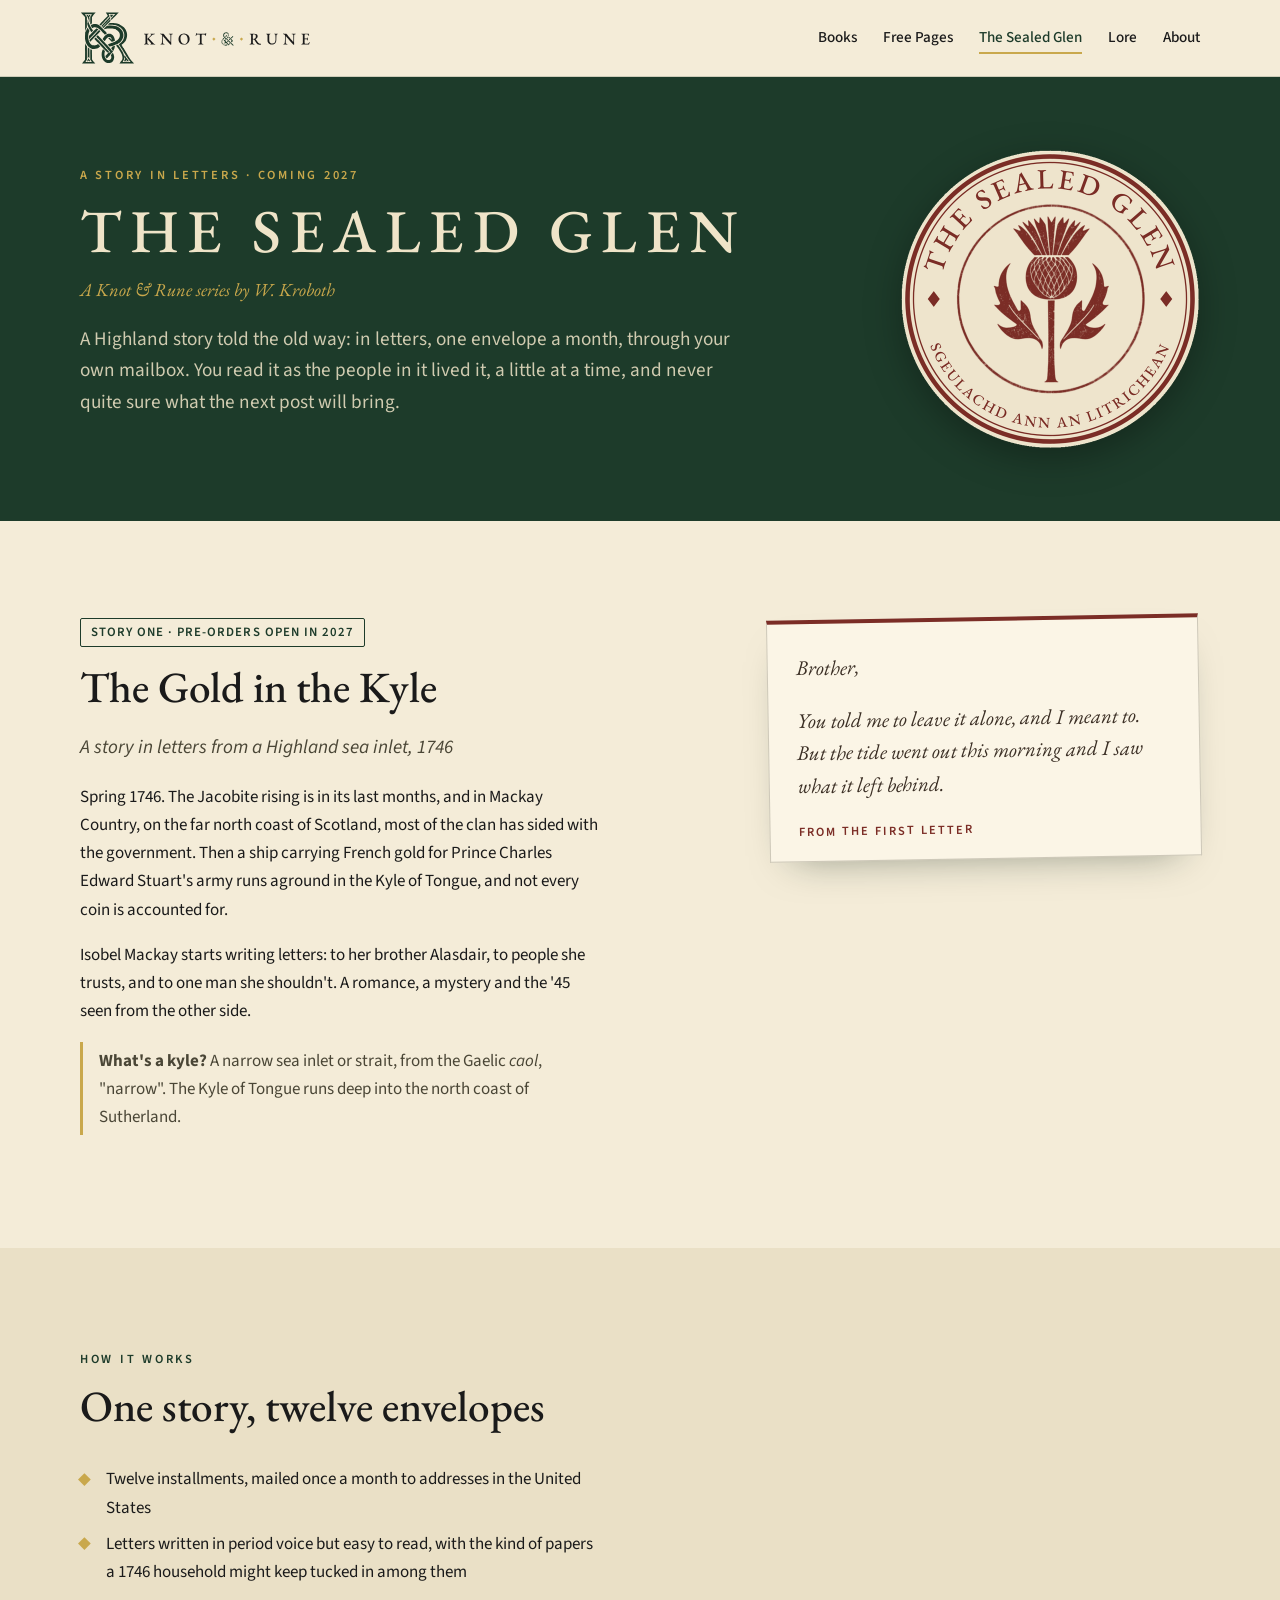
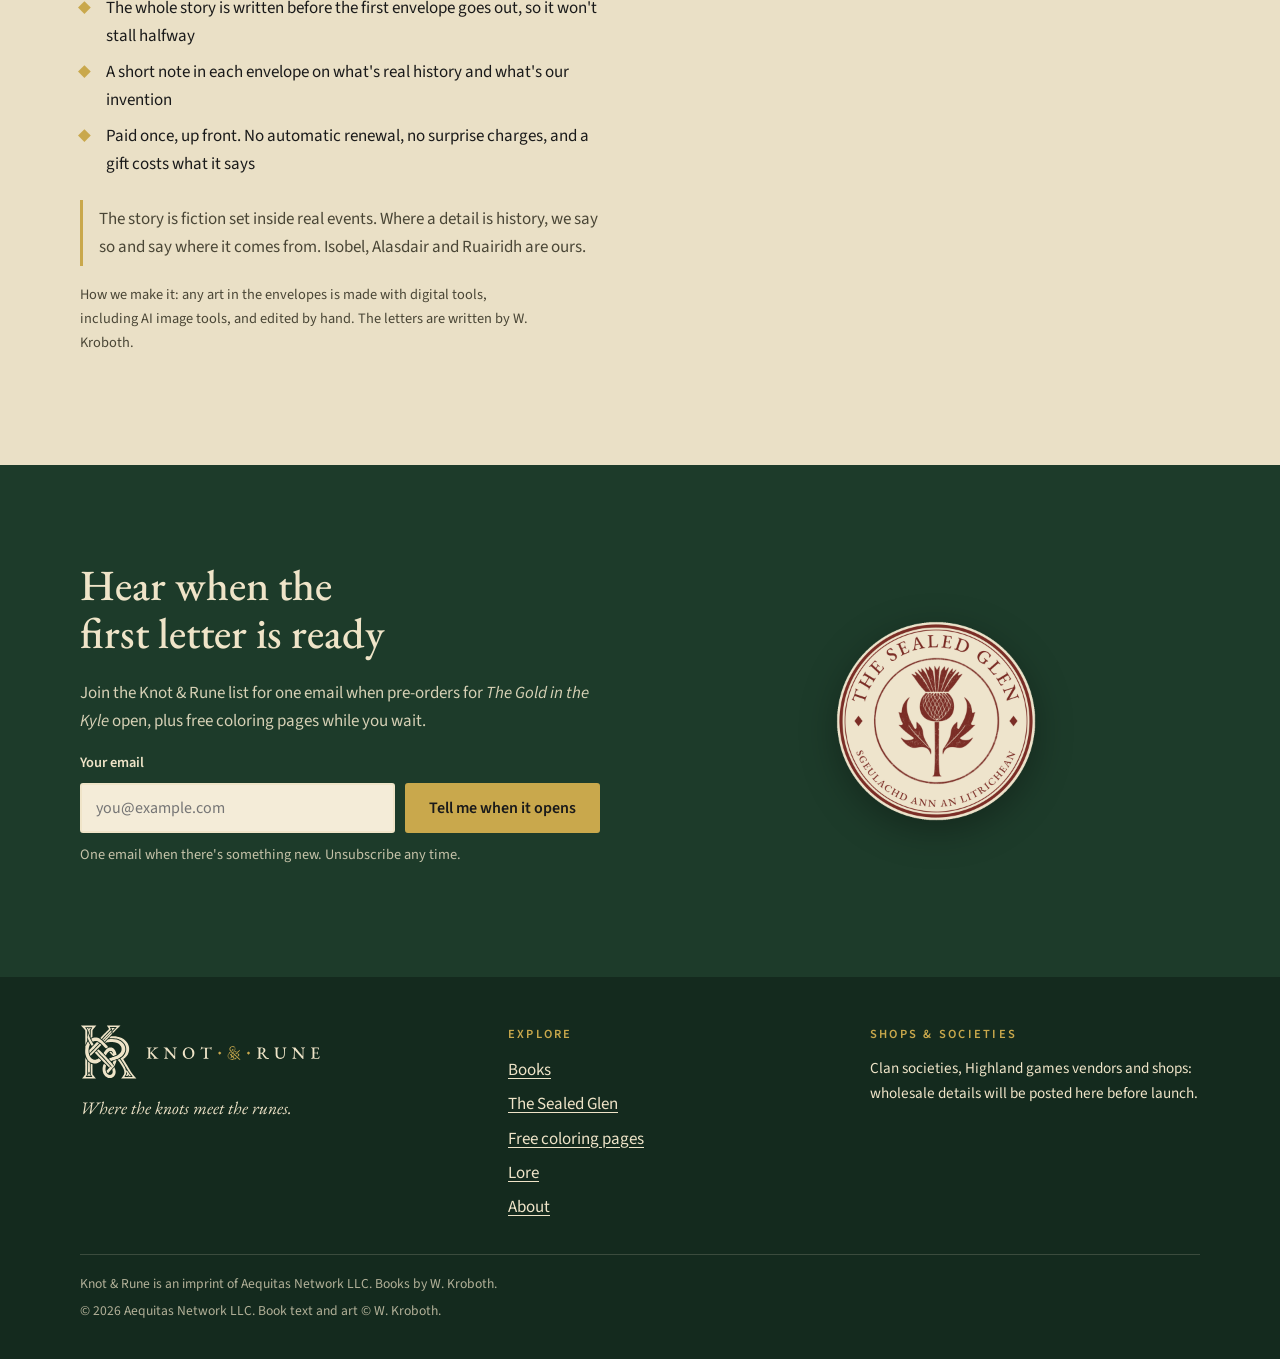
<file: the-sealed-glen.html>
<!doctype html>
<html lang="en">
<head>
<meta charset="utf-8">
<meta name="viewport" content="width=device-width, initial-scale=1">
<title>The Sealed Glen | A story in letters from Knot & Rune</title>
<meta name="description" content="The Sealed Glen is a Highland story told in monthly letters by mail. Story One, The Gold in the Kyle, is set on the north coast of Scotland in 1746. Coming 2027.">
<meta property="og:title" content="The Sealed Glen | A story in letters from Knot & Rune">
<meta property="og:description" content="The Sealed Glen is a Highland story told in monthly letters by mail. Story One, The Gold in the Kyle, is set on the north coast of Scotland in 1746. Coming 2027.">
<meta property="og:type" content="website">
<meta property="og:image" content="https://www.knotandrune.com/assets/og-image.png">
<meta property="og:image:width" content="1200">
<meta property="og:image:height" content="630">
<meta property="og:image:alt" content="Knot &amp; Rune: Where the knots meet the runes">
<meta name="twitter:card" content="summary_large_image">
<link rel="canonical" href="https://www.knotandrune.com/the-sealed-glen.html">
<link rel="icon" href="favicon.ico" sizes="any">
<link rel="icon" href="assets/icon.svg" type="image/svg+xml">
<link rel="apple-touch-icon" href="assets/apple-touch-icon.png">
<meta name="theme-color" content="#1D3B2A">
<link rel="preconnect" href="https://fonts.googleapis.com"><link rel="preconnect" href="https://fonts.gstatic.com" crossorigin><link href="https://fonts.googleapis.com/css2?family=EB+Garamond:ital,wght@0,400;0,500;0,600;1,400&family=Source+Sans+3:wght@400;600&display=swap" rel="stylesheet">
<link rel="stylesheet" href="assets/styles.css">
</head>
<body>
<a class="skip" href="#main">Skip to content</a>
<header class="site-header">
  <div class="wrap">
    <a class="brand" href="index.html"><img src="assets/logo-horizontal.svg" alt="Knot &amp; Rune" width="230" height="44"></a>
    <button class="nav-toggle" aria-expanded="false" aria-controls="nav">Menu</button>
    <nav class="nav" id="nav"><a href="books.html">Books</a><a href="free-pages.html">Free Pages</a><a href="the-sealed-glen.html" aria-current="page">The Sealed Glen</a><a href="lore.html">Lore</a><a href="about.html">About</a></nav>
  </div>
</header>
<main id="main">
<section class="page-head on-dark sg-head">
  <div class="wrap sg-head-grid">
    <div>
      <span class="label">A story in letters &middot; Coming 2027</span>
      <h1 class="display-xl sg-wordmark">The Sealed Glen</h1>
      <p class="sg-endorse">A Knot &amp; Rune series by W. Kroboth</p>
      <p class="lead">A Highland story told the old way: in letters, one envelope a month, through your own mailbox. You read it as the people in it lived it, a little at a time, and never quite sure what the next post will bring.</p>
    </div>
    <img class="sg-seal" src="assets/sealed-glen-seal.png" alt="The Sealed Glen seal: a Scottish thistle inside a ring reading The Sealed Glen and, in Gaelic, Sgeulachd ann an Litrichean (a story in letters)" width="260" height="260">
  </div>
</section>

<section class="section" id="the-gold-in-the-kyle">
  <div class="wrap sg-story">
    <div>
      <span class="status soon">Story One &middot; Pre-orders open in 2027</span>
      <h2 class="display">The Gold in the Kyle</h2>
      <p class="lead"><em>A story in letters from a Highland sea inlet, 1746</em></p>
      <p>Spring 1746. The Jacobite rising is in its last months, and in Mackay Country, on the far north coast of Scotland, most of the clan has sided with the government. Then a ship carrying French gold for Prince Charles Edward Stuart's army runs aground in the Kyle of Tongue, and not every coin is accounted for.</p>
      <p>Isobel Mackay starts writing letters: to her brother Alasdair, to people she trusts, and to one man she shouldn't. A romance, a mystery and the '45 seen from the other side.</p>
      <!-- [VERIFY before merge] Historical claims on this page: the Jacobite sloop (Le Hazard / Prince Charles) ran aground in the Kyle of Tongue in March 1746 carrying French money; the Mackays under Lord Reay supported the government. Etymology: kyle from Gaelic caol, "narrow / strait". Add sources to the Sealed Glen source sheet. -->
      <p class="note"><strong>What's a kyle?</strong> A narrow sea inlet or strait, from the Gaelic <em lang="gd">caol</em>, "narrow". The Kyle of Tongue runs deep into the north coast of Sutherland.</p>
    </div>
    <blockquote class="sg-letter">
      <p>Brother,</p>
      <p>You told me to leave it alone, and I meant to. But the tide went out this morning and I saw what it left behind.</p>
      <footer>From the first letter</footer>
    </blockquote>
  </div>
</section>

<section class="section alt">
  <div class="wrap">
    <div class="section-head">
      <span class="label">How it works</span>
      <h2 class="display">One story, twelve envelopes</h2>
    </div>
    <ul class="ticks">
      <li>Twelve installments, mailed once a month to addresses in the United States</li>
      <li>Letters written in period voice but easy to read, with the kind of papers a 1746 household might keep tucked in among them</li>
      <li>The whole story is written before the first envelope goes out, so it won't stall halfway</li>
      <li>A short note in each envelope on what's real history and what's our invention</li>
      <li>Paid once, up front. No automatic renewal, no surprise charges, and a gift costs what it says</li>
    </ul>
    <p class="note">The story is fiction set inside real events. Where a detail is history, we say so and say where it comes from. Isobel, Alasdair and Ruairidh are ours.</p>
    <p class="caption">How we make it: any art in the envelopes is made with digital tools, including AI image tools, and edited by hand. The letters are written by W. Kroboth.</p>
  </div>
</section>

<section class="section signup on-dark">
  <div class="wrap signup-grid">
    <div>
      <h2 class="display">Hear when the first letter is ready</h2>
      <p>Join the Knot &amp; Rune list for one email when pre-orders for <em>The Gold in the Kyle</em> open, plus free coloring pages while you wait.</p>
      <form class="signup-form" id="signup-the-sealed-glen" action="https://docs.google.com/forms/d/e/1FAIpQLScdY_EC4-Mk2mtf2GYNGiBjrJjCQNTS5kVH1RhaqPq5ZFfNpQ/formResponse" method="POST" target="sink-signup-the-sealed-glen" data-thanks="Thank you. We'll write when the first letter is ready." novalidate>
  <div class="fields" style="display:contents">
    <label for="signup-the-sealed-glen-email">Your email</label>
    <input type="email" id="signup-the-sealed-glen-email" name="entry.1439010666" autocomplete="email" required placeholder="you@example.com">
    <button class="btn" type="submit">Tell me when it opens</button>
  </div>
  <p class="form-msg" role="status" hidden></p>
</form><iframe name="sink-signup-the-sealed-glen" title="Sign-up submission" hidden></iframe>
<p class="caption" style="color:inherit;opacity:.8;margin-top:.6rem">One email when there's something new. Unsubscribe any time.</p>
    </div>
    <img class="sg-seal sg-seal-sm" src="assets/sealed-glen-seal.png" alt="" width="200" height="200">
  </div>
</section>


</main>
<footer class="site-footer">
  <div class="wrap">
    <div class="footer-grid">
      <div>
        <img src="assets/logo-horizontal-reversed.svg" alt="Knot &amp; Rune" width="240" height="46">
        <p class="caption" style="color:inherit;margin-top:14px;font-style:italic;font-family:var(--display);font-size:1.1rem">Where the knots meet the runes.</p>
      </div>
      <div>
        <h4>Explore</h4>
        <ul><li><a href="books.html">Books</a></li><li><a href="the-sealed-glen.html">The Sealed Glen</a></li><li><a href="free-pages.html">Free coloring pages</a></li><li><a href="lore.html">Lore</a></li><li><a href="about.html">About</a></li></ul>
      </div>
      <div>
        <h4>Shops &amp; societies</h4>
        <p style="font-size:.95rem">Clan societies, Highland games vendors and shops: wholesale details will be posted here before launch.</p>
      </div>
    </div>
    <div class="legal">
      <p>Knot &amp; Rune is an imprint of Aequitas Network LLC. Books by W. Kroboth.</p>
      <p>&copy; 2026 Aequitas Network LLC. Book text and art &copy; W. Kroboth.</p>
    </div>
  </div>
</footer>
<script>
(function () {
  var t = document.querySelector('.nav-toggle'), n = document.getElementById('nav');
  if (t) t.addEventListener('click', function () { var o = n.classList.toggle('open'); t.setAttribute('aria-expanded', o); });
  document.querySelectorAll('form.signup-form').forEach(function (f) {
    f.addEventListener('submit', function (e) {
      var msg = f.querySelector('.form-msg'), email = f.querySelector('input[type="email"]');
      if (!email.value || !email.checkValidity()) { e.preventDefault(); msg.hidden = false; msg.textContent = 'Please enter a valid email address.'; email.focus(); return; }
      if (!f.getAttribute('action')) { e.preventDefault(); msg.hidden = false; msg.textContent = 'Sign-ups open soon. Please check back at launch.'; return; }
      setTimeout(function () { f.querySelector('.fields').hidden = true; msg.hidden = false; msg.textContent = f.dataset.thanks; }, 400);
    });
  });
})();
</script>
</body>
</html>
</file>
<file: assets/styles.css>
/* Knot & Rune: forest and parchment, gold used sparingly.
   Layout idea: an ink-on-parchment book page, with forest-green "cover" bands for the hero and footer. */
:root {
  --forest: #1D3B2A;
  --forest-deep: #142A1E;
  --parchment: #F4ECD8;
  --vellum: #EAE0C6;
  --ink: #1A1A1A;
  --ink-soft: #4A4636;
  --gold: #C9A84C;
  --cream: #EFE4C8;
  --display: "EB Garamond", Garamond, "Times New Roman", serif;
  --body: "Source Sans 3", "Segoe UI", Helvetica, Arial, sans-serif;
  --measure: 65ch;
  color-scheme: light;
}

* { box-sizing: border-box; }
html { scroll-behavior: smooth; }
@media (prefers-reduced-motion: reduce) { html { scroll-behavior: auto; } *, *::before, *::after { animation: none !important; transition: none !important; } }
body { margin: 0; background: var(--parchment); color: var(--ink); font: 400 1.0625rem/1.65 var(--body); }
img, svg { max-width: 100%; height: auto; display: block; }
a { color: var(--forest); text-underline-offset: 3px; }
a:hover { color: var(--ink); }
:focus-visible { outline: 3px solid var(--gold); outline-offset: 3px; }

.wrap { width: min(1120px, 100% - 40px); margin-inline: auto; }
.skip { position: absolute; left: -9999px; top: 0; background: var(--forest); color: var(--cream); padding: 8px 14px; z-index: 10; }
.skip:focus { left: 12px; top: 12px; }

/* Type */
h1, h2, h3 { font-family: var(--display); font-weight: 500; line-height: 1.12; text-wrap: balance; margin: 0 0 .5em; }
.display-xl { font-size: clamp(2.4rem, 5.5vw, 4.2rem); letter-spacing: -.01em; }
.display { font-size: clamp(1.9rem, 3.6vw, 2.7rem); }
h3 { font-size: 1.45rem; }
p { margin: 0 0 1em; max-width: var(--measure); }
.lead { font-size: 1.2rem; color: var(--ink-soft); }
.label { display: inline-block; font: 600 .78rem/1 var(--body); letter-spacing: .22em; text-transform: uppercase; color: var(--forest); margin-bottom: 1rem; }
.caption { font-size: .9rem; color: var(--ink-soft); }
.smallcaps { font-family: var(--display); letter-spacing: .28em; text-transform: uppercase; }

/* Header */
.site-header { background: var(--parchment); border-bottom: 1px solid color-mix(in srgb, var(--forest) 18%, transparent); position: sticky; top: 0; z-index: 5; }
.site-header .wrap { display: flex; align-items: center; justify-content: space-between; gap: 20px; padding-block: 12px; }
.brand img { width: 230px; }
.nav { display: flex; gap: 26px; align-items: center; flex-wrap: wrap; }
.nav a { font: 500 .95rem var(--body); text-decoration: none; color: var(--ink); padding-block: 4px; border-bottom: 2px solid transparent; }
.nav a:hover, .nav a[aria-current="page"] { border-bottom-color: var(--gold); color: var(--forest); }
.nav-toggle { display: none; font: 600 .9rem var(--body); background: none; border: 1px solid var(--forest); color: var(--forest); padding: 6px 12px; border-radius: 4px; }
@media (max-width: 760px) {
  .brand img { width: 180px; }
  .nav-toggle { display: block; }
  .nav { display: none; position: absolute; left: 0; right: 0; top: 100%; background: var(--parchment); flex-direction: column; align-items: flex-start; gap: 0; padding: 8px 20px 16px; border-bottom: 1px solid color-mix(in srgb, var(--forest) 18%, transparent); }
  .nav.open { display: flex; }
  .nav a { padding-block: 10px; }
}

/* Buttons */
.btn { display: inline-block; font: 600 1rem var(--body); text-decoration: none; background: var(--forest); color: var(--cream); padding: 12px 22px; border-radius: 3px; border: 2px solid var(--forest); }
.btn:hover { background: var(--forest-deep); color: var(--cream); }
.btn.secondary { background: transparent; color: var(--forest); }
.btn.secondary:hover { background: var(--forest); color: var(--cream); }
.on-dark .btn { background: var(--gold); border-color: var(--gold); color: var(--ink); }
.on-dark .btn:hover { background: var(--cream); border-color: var(--cream); }
.on-dark .btn.secondary { background: transparent; color: var(--cream); border-color: var(--cream); }
.on-dark .btn.secondary:hover { background: var(--cream); color: var(--ink); }
.actions { display: flex; gap: 14px; flex-wrap: wrap; margin-top: 1.6rem; }

/* Hero: the cover band */
.hero { background: var(--forest); color: var(--cream); padding-block: clamp(48px, 8vw, 96px) 0; overflow: hidden; }
.hero-grid { display: grid; grid-template-columns: 1.1fr .9fr; gap: clamp(28px, 5vw, 72px); align-items: center; }
.hero .label { color: var(--gold); }
.hero .lead { color: color-mix(in srgb, var(--cream) 85%, var(--forest)); }
.hero-mark { justify-self: center; width: min(420px, 100%); }
.hero-band { margin-top: clamp(40px, 6vw, 72px); padding-block: 22px; border-top: 1px solid color-mix(in srgb, var(--gold) 45%, transparent); }
.hero-band img { width: min(900px, 100%); margin-inline: auto; }
@media (max-width: 820px) { .hero-grid { grid-template-columns: 1fr; } .hero-mark { width: min(300px, 80%); order: -1; } }

/* Sections */
.section { padding-block: clamp(56px, 8vw, 96px); }
.section.alt { background: var(--vellum); }
.section-head { margin-bottom: 2.2rem; }
.divider { width: min(520px, 80%); margin: 0 auto; opacity: .9; }

/* Featured book */
.book-grid { display: grid; grid-template-columns: minmax(220px, 380px) 1fr; gap: clamp(28px, 5vw, 64px); align-items: start; }
.book-cover { box-shadow: 0 18px 40px -18px rgba(20, 42, 30, .55); border-radius: 2px; }
.status { display: inline-block; font: 600 .8rem/1 var(--body); letter-spacing: .08em; text-transform: uppercase; background: var(--forest); color: var(--cream); padding: 7px 10px; border-radius: 2px; margin-bottom: 1rem; }
.status.soon { background: transparent; color: var(--forest); border: 1px solid var(--forest); }
.ticks { list-style: none; padding: 0; margin: 0 0 1.4rem; display: grid; gap: .5rem; max-width: var(--measure); }
.ticks li { padding-left: 1.6rem; position: relative; }
.ticks li::before { content: ""; position: absolute; left: 0; top: .55em; width: .55rem; height: .55rem; background: var(--gold); transform: rotate(45deg); }
.note { border-left: 3px solid var(--gold); padding: .3rem 0 .3rem 1rem; color: var(--ink-soft); max-width: var(--measure); }
@media (max-width: 760px) { .book-grid { grid-template-columns: 1fr; } .book-cover { max-width: 320px; } }

/* Line-up */
.lineup { display: grid; grid-template-columns: repeat(auto-fit, minmax(230px, 1fr)); gap: 22px; }
.title-card { background: var(--parchment); border: 1px solid color-mix(in srgb, var(--forest) 22%, transparent); border-top: 4px solid var(--forest); padding: 22px 22px 18px; display: flex; flex-direction: column; gap: .4rem; }
.title-card.kids { border-top-color: var(--gold); }
.title-card h3 { margin: 0; }
.title-card .line { font: 600 .78rem var(--body); letter-spacing: .16em; text-transform: uppercase; color: var(--forest); }
.title-card p { margin: 0; color: var(--ink-soft); font-size: .98rem; }
.title-card .when { margin-top: auto; padding-top: .6rem; font: 600 .85rem var(--body); color: var(--ink); }

/* Lore */
.lore-grid { display: grid; grid-template-columns: repeat(auto-fit, minmax(260px, 1fr)); gap: 28px; }
.lore { border-top: 1px solid color-mix(in srgb, var(--forest) 30%, transparent); padding-top: 18px; }
.lore .kicker { font-family: var(--display); font-style: italic; color: var(--forest); font-size: 1.05rem; margin-bottom: .3rem; }
.lore h3 { font-size: 1.55rem; }
.lore p { color: var(--ink-soft); }
.lore .soon { font: 600 .85rem var(--body); color: var(--forest); }
article.essay { max-width: 70ch; }
article.essay h2 { margin-top: 2.2rem; }

/* Signup */
.signup { background: var(--forest); color: var(--cream); }
.signup-grid { display: grid; grid-template-columns: 1fr 1fr; gap: clamp(28px, 5vw, 64px); align-items: center; }
.signup h2 { color: var(--cream); }
.signup p { color: color-mix(in srgb, var(--cream) 88%, var(--forest)); }
.signup img { border-radius: 2px; }
.signup-form { display: flex; gap: 10px; flex-wrap: wrap; margin-top: 1rem; max-width: 520px; }
.signup-form label { width: 100%; font: 600 .9rem var(--body); }
.signup-form input[type="email"] { flex: 1 1 240px; font: 400 1rem var(--body); padding: 12px 14px; border: 2px solid var(--cream); background: var(--parchment); color: var(--ink); border-radius: 3px; }
.form-msg { margin-top: .8rem; font-weight: 600; color: var(--gold); }
@media (max-width: 820px) { .signup-grid { grid-template-columns: 1fr; } }

/* About */
.about-grid { display: grid; grid-template-columns: 1.2fr .8fr; gap: clamp(28px, 5vw, 64px); }
.facts { background: var(--vellum); padding: 22px 24px; border-top: 4px solid var(--gold); }
.facts dl { margin: 0; display: grid; gap: .9rem; }
.facts dt { font: 600 .78rem var(--body); letter-spacing: .16em; text-transform: uppercase; color: var(--forest); }
.facts dd { margin: .15rem 0 0; }
@media (max-width: 820px) { .about-grid { grid-template-columns: 1fr; } }

/* Page header (inner pages) */
.page-head { background: var(--forest); color: var(--cream); padding-block: clamp(40px, 6vw, 72px); }
.page-head .label { color: var(--gold); }
.page-head .lead { color: color-mix(in srgb, var(--cream) 85%, var(--forest)); }

/* Footer */
.site-footer { background: var(--forest-deep); color: var(--cream); padding-block: 48px 32px; }
.footer-grid { display: grid; grid-template-columns: 1.2fr 1fr 1fr; gap: 32px; }
.site-footer img { width: 240px; }
.site-footer a { color: var(--cream); }
.site-footer h4 { font: 600 .78rem var(--body); letter-spacing: .18em; text-transform: uppercase; color: var(--gold); margin: 0 0 .8rem; }
.site-footer ul { list-style: none; margin: 0; padding: 0; display: grid; gap: .4rem; }
.legal { margin-top: 32px; padding-top: 18px; border-top: 1px solid color-mix(in srgb, var(--cream) 18%, transparent); font-size: .85rem; color: color-mix(in srgb, var(--cream) 72%, var(--forest-deep)); }
.legal p { max-width: none; margin: 0 0 .3rem; }
@media (max-width: 760px) { .footer-grid { grid-template-columns: 1fr; } }

/* The Sealed Glen (series page). Adds one color, sealing wax, used for the seal and small accents only. */
:root { --seal: #7B2D26; }
.sg-head-grid { display: grid; grid-template-columns: 1fr auto; gap: clamp(28px, 5vw, 64px); align-items: center; }
.sg-wordmark { font-weight: 500; text-transform: uppercase; letter-spacing: .14em; font-size: clamp(2.1rem, 5vw, 3.8rem); margin-bottom: .2em; }
.sg-endorse { font: italic 400 1.15rem var(--display); color: var(--gold); margin-bottom: 1.4rem; }
.sg-seal { width: clamp(180px, 24vw, 300px); filter: drop-shadow(0 10px 18px rgba(0, 0, 0, .3)); }
.sg-seal-sm { width: 200px; justify-self: center; }
.sg-story { display: grid; grid-template-columns: 1.3fr .9fr; gap: clamp(28px, 5vw, 64px); align-items: start; }
.sg-letter { margin: 0; background: #FBF5E6; border: 1px solid color-mix(in srgb, var(--ink-soft) 25%, transparent); border-top: 4px solid var(--seal); padding: 28px 28px 20px; font: italic 400 1.3rem/1.55 var(--display); color: #3B2F25; box-shadow: 0 18px 40px -24px rgba(20, 42, 30, .5); transform: rotate(-1deg); }
.sg-letter footer { font: 600 .78rem var(--body); letter-spacing: .16em; text-transform: uppercase; color: var(--seal); font-style: normal; margin-top: .6rem; }
.title-card.sg { border-top-color: var(--seal); }
.title-card.sg .line { color: var(--seal); }
.title-card h3 a { color: inherit; text-decoration: none; }
.title-card h3 a:hover { text-decoration: underline; }
@media (max-width: 820px) { .sg-head-grid, .sg-story { grid-template-columns: 1fr; } .sg-head-grid .sg-seal { order: -1; width: 160px; } .sg-letter { transform: none; } .sg-seal-sm { display: none; } }
</file>
